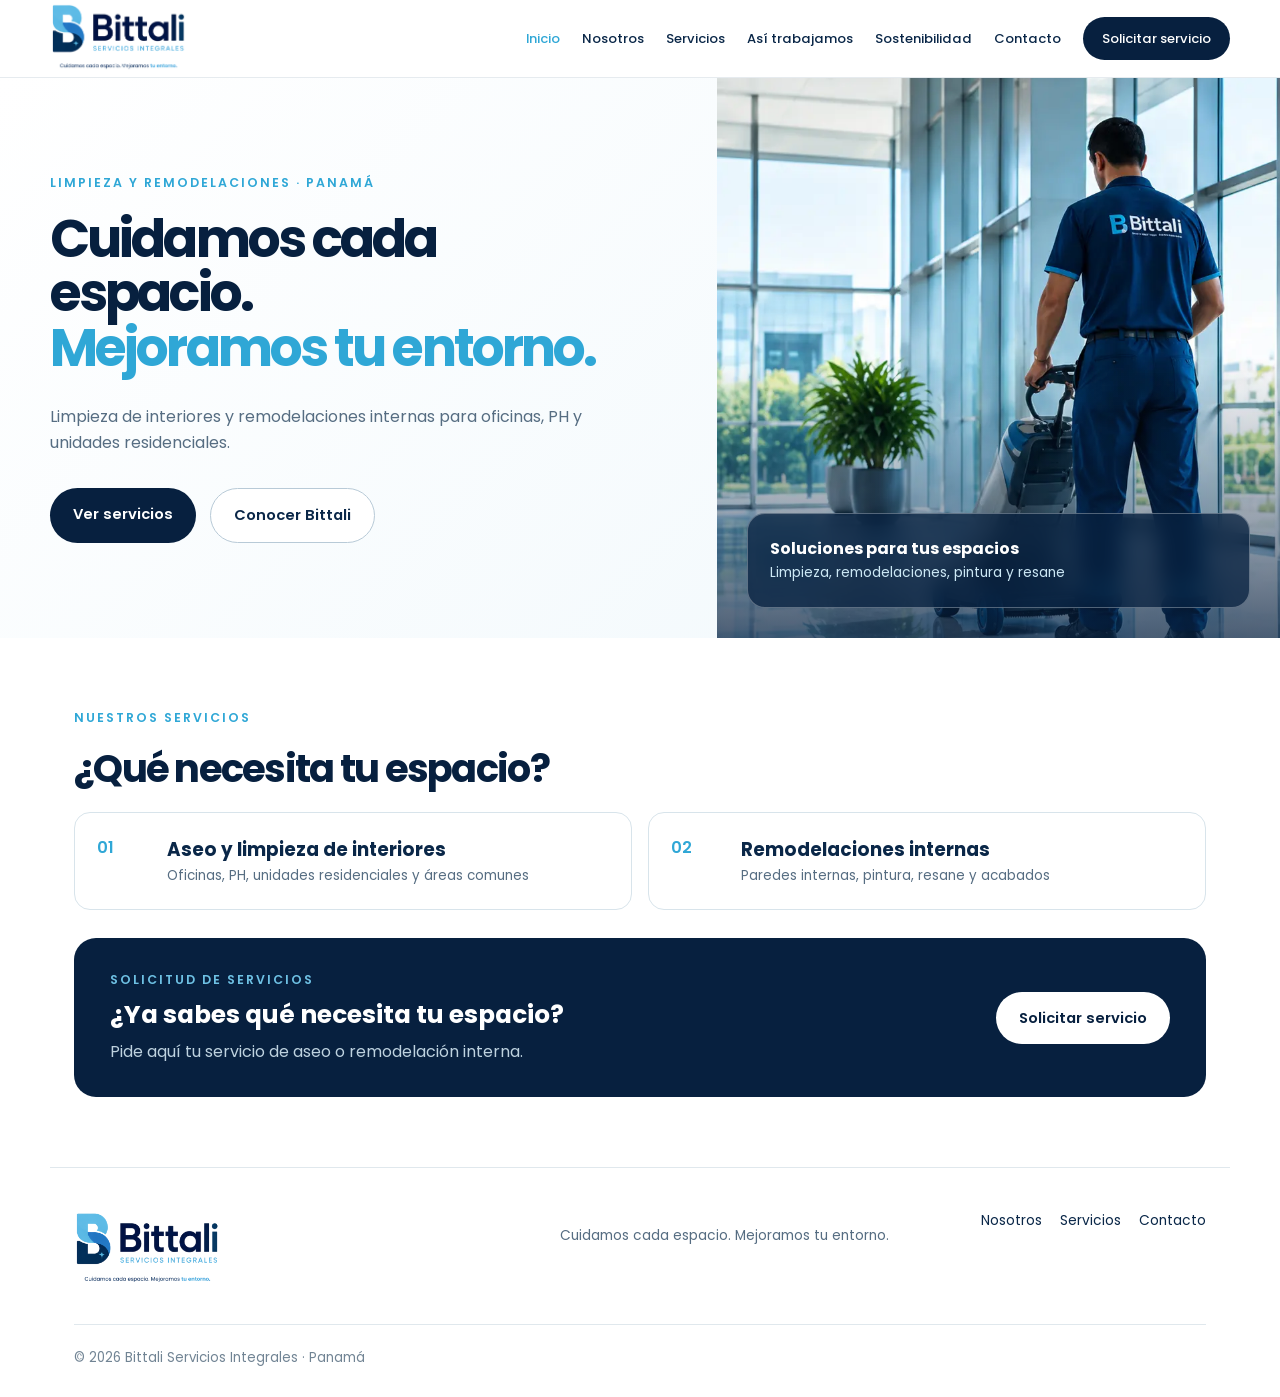
<file: index.html>
<!doctype html><html lang="es"><head><base href="/"><meta charset="utf-8"><meta name="viewport" content="width=device-width,initial-scale=1"><title>Bittali | Limpieza y remodelaciones en Panamá</title><meta name="description" content="Limpieza de interiores y remodelaciones internas para oficinas, PH y unidades residenciales en Panamá."><link rel="icon" href="favicon.svg"><link rel="preconnect" href="https://fonts.googleapis.com"><link rel="preconnect" href="https://fonts.gstatic.com" crossorigin><link href="https://fonts.googleapis.com/css2?family=Poppins:wght@400;500;600;700&display=swap" rel="stylesheet"><link rel="stylesheet" href="styles.css"></head><body>
<header class="site-header"><a class="brand" href="/"><img src="bitalli-logo-clean.png" alt="Bittali Servicios Integrales"></a><button class="menu-button" aria-expanded="false" aria-controls="main-nav" aria-label="Abrir menú"><span></span><span></span><span></span></button><nav id="main-nav" class="main-nav"><a class="active" href="/">Inicio</a><a href="/nosotros/">Nosotros</a><a href="/servicios/">Servicios</a><a href="/operamos/">Así trabajamos</a><a href="/sostenibilidad/">Sostenibilidad</a><a href="/solicitar-servicio/">Solicitar servicio</a><a class="nav-cta" href="/contacto/">Contacto</a></nav></header>
<main><section class="hero"><div class="hero-copy"><p class="eyebrow">Limpieza y remodelaciones · Panamá</p><h1>Cuidamos cada espacio.<br><span>Mejoramos tu entorno.</span></h1><p class="lead">Limpieza de interiores y remodelaciones internas para oficinas, PH y unidades residenciales.</p><div class="actions"><a class="button primary" href="/servicios/">Ver servicios</a><a class="button secondary" href="/nosotros/">Conocer Bittali</a></div></div><div class="hero-image"><img src="hero-operations-hd.webp" alt="Personal de Bittali realizando limpieza profesional"><div class="image-note"><strong>Soluciones para tus espacios</strong><span>Limpieza, remodelaciones, pintura y resane</span></div></div></section>
<section class="home-selector"><div><p class="eyebrow">Nuestros servicios</p><h2>¿Qué necesita tu espacio?</h2></div><div class="selector-grid"><a href="/servicio-aseo/"><span>01</span><strong>Aseo y limpieza de interiores</strong><small>Oficinas, PH, unidades residenciales y áreas comunes</small></a><a href="/servicio-mantenimiento/"><span>02</span><strong>Remodelaciones internas</strong><small>Paredes internas, pintura, resane y acabados</small></a></div></section></main>
<footer><a class="footer-logo" href="/"><img src="bitalli-logo-clean.png" alt="Bittali"></a><p>Cuidamos cada espacio. Mejoramos tu entorno.</p><div><a href="/nosotros/">Nosotros</a><a href="/servicios/">Servicios</a><a href="/contacto/">Contacto</a></div><small>© 2026 Bittali Servicios Integrales · Panamá</small></footer><script src="site.js"></script></body></html>
</file>
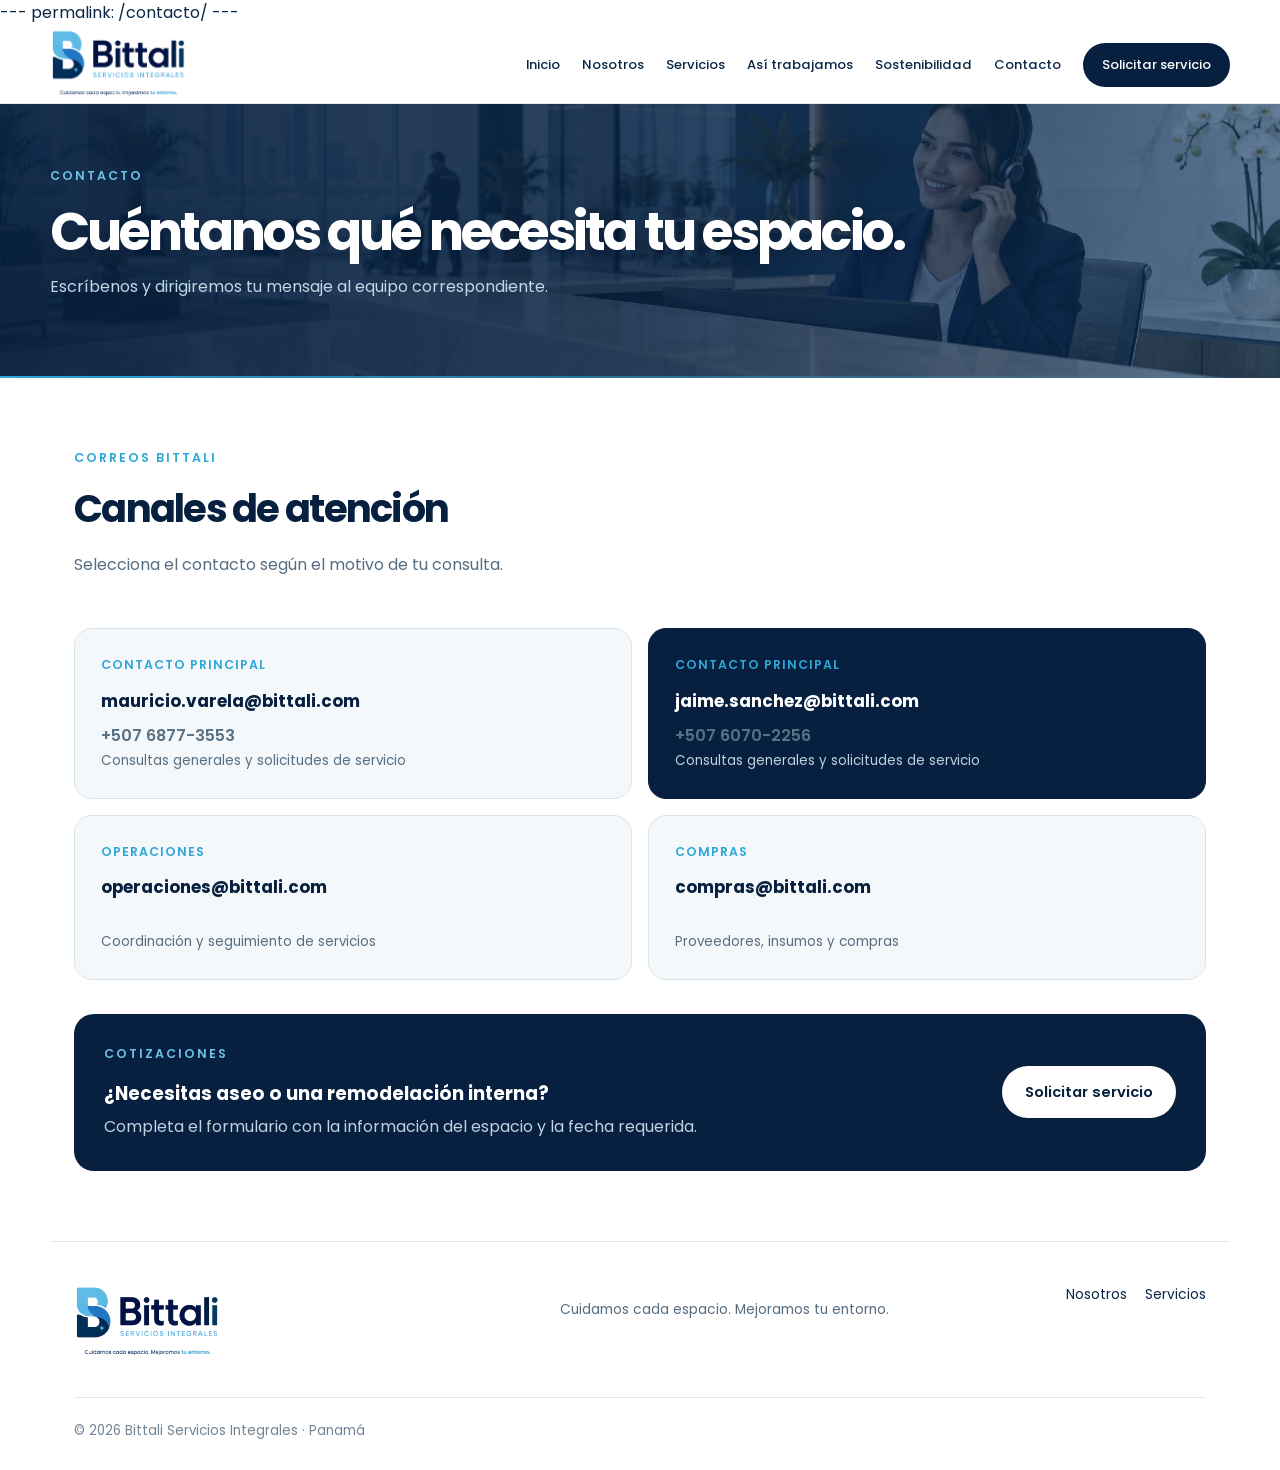
<file: contacto.html>
---
permalink: /contacto/
---

<!doctype html>
<html lang="es">
<head><base href="/">
  <meta charset="utf-8">
  <meta name="viewport" content="width=device-width,initial-scale=1">
  <title>Contacto | Bittali</title>
  <link rel="icon" href="favicon.svg">
  <link href="https://fonts.googleapis.com/css2?family=Poppins:wght@400;500;600;700&display=swap" rel="stylesheet">
  <link rel="stylesheet" href="styles.css">
</head>
<body>
  <header class="site-header">
    <a class="brand" href="/"><img src="bitalli-logo-clean.png" alt="Bittali Servicios Integrales"></a>
    <button class="menu-button" aria-expanded="false" aria-controls="main-nav" aria-label="Abrir menú"><span></span><span></span><span></span></button>
    <nav id="main-nav" class="main-nav"><a href="/">Inicio</a><a href="/nosotros/">Nosotros</a><a href="/servicios/">Servicios</a><a href="/operamos/">Así trabajamos</a><a href="/sostenibilidad/">Sostenibilidad</a><a href="/solicitar-servicio/">Solicitar servicio</a><a class="nav-cta" href="/contacto/">Contacto</a></nav>
  </header>
  <main>
    <section class="page-hero has-photo photo-contacto"><p class="eyebrow">Contacto</p><h1>Cuéntanos qué necesita tu espacio.</h1><p class="lead">Escríbenos y dirigiremos tu mensaje al equipo correspondiente.</p></section>
    <section class="page-section contact-section">
      <div class="contact-heading"><p class="eyebrow">Correos Bittali</p><h2>Canales de atención</h2><p class="lead">Selecciona el contacto según el motivo de tu consulta.</p></div>
      <div class="contact-email-grid">
        <a class="email-card primary-email" href="mailto:mauricio.varela@bittali.com"><span>Contacto principal</span><strong>mauricio.varela@bittali.com</strong><b class="contact-phone">+507 6877-3553</b><small>Consultas generales y solicitudes de servicio</small></a>
        <a class="email-card primary-email" href="mailto:jaime.sanchez@bittali.com"><span>Contacto principal</span><strong>jaime.sanchez@bittali.com</strong><b class="contact-phone">+507 6070-2256</b><small>Consultas generales y solicitudes de servicio</small></a>
        <a class="email-card" href="mailto:operaciones@bittali.com"><span>Operaciones</span><strong>operaciones@bittali.com</strong><small>Coordinación y seguimiento de servicios</small></a>
        <a class="email-card" href="mailto:compras@bittali.com"><span>Compras</span><strong>compras@bittali.com</strong><small>Proveedores, insumos y compras</small></a>
      </div>
      <div class="contact-request"><div><p class="eyebrow">Cotizaciones</p><h3>¿Necesitas aseo o una remodelación interna?</h3><p>Completa el formulario con la información del espacio y la fecha requerida.</p></div><a class="button primary" href="/solicitar-servicio/">Solicitar servicio</a></div>
    </section>
  </main>
  <footer><a class="footer-logo" href="/"><img src="bitalli-logo-clean.png" alt="Bittali"></a><p>Cuidamos cada espacio. Mejoramos tu entorno.</p><div><a href="/nosotros/">Nosotros</a><a href="/servicios/">Servicios</a></div><small>© 2026 Bittali Servicios Integrales · Panamá</small></footer>
  <script src="site.js"></script>
</body>
</html>
</file>
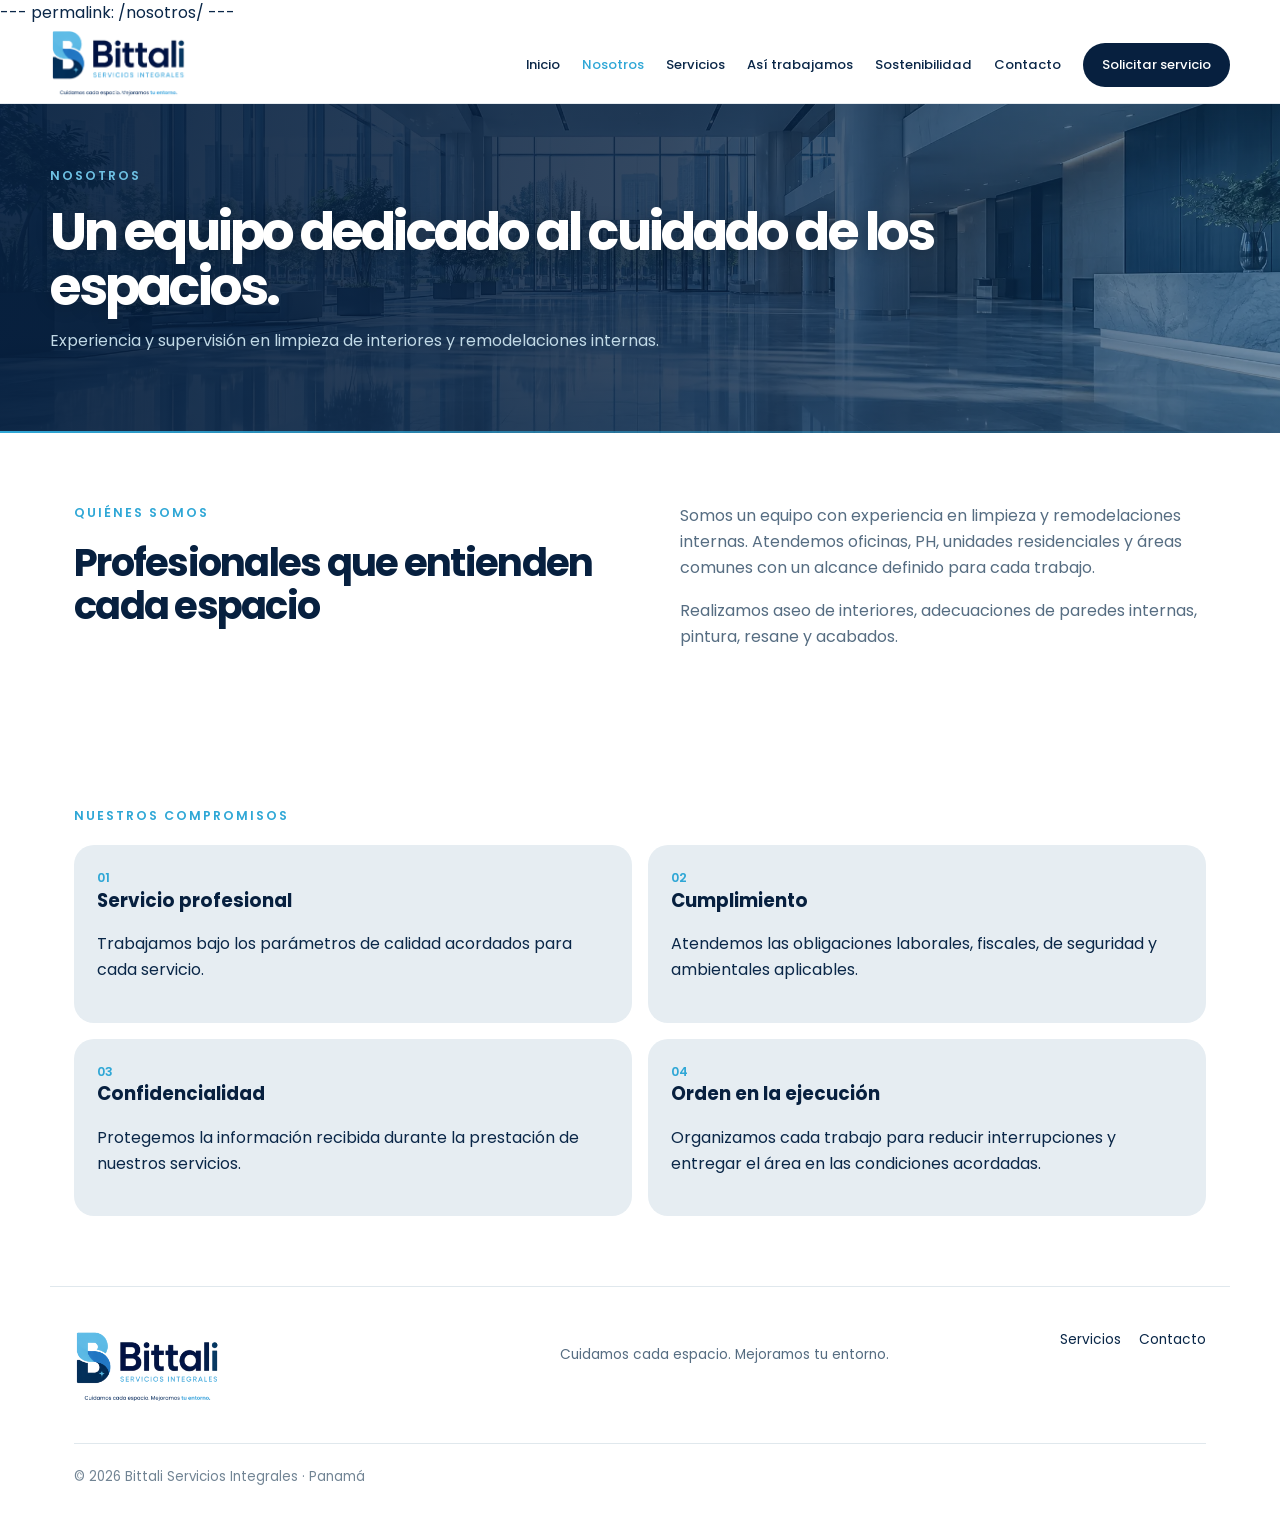
<file: nosotros.html>
---
permalink: /nosotros/
---

<!doctype html><html lang="es"><head><base href="/"><meta charset="utf-8"><meta name="viewport" content="width=device-width,initial-scale=1"><title>Nosotros | Bittali</title><link rel="icon" href="favicon.svg"><link href="https://fonts.googleapis.com/css2?family=Poppins:wght@400;500;600;700&display=swap" rel="stylesheet"><link rel="stylesheet" href="styles.css"></head><body><header class="site-header"><a class="brand" href="/"><img src="bitalli-logo-clean.png" alt="Bittali Servicios Integrales"></a><button class="menu-button" aria-expanded="false" aria-controls="main-nav" aria-label="Abrir menú"><span></span><span></span><span></span></button><nav id="main-nav" class="main-nav"><a href="/">Inicio</a><a class="active" href="/nosotros/">Nosotros</a><a href="/servicios/">Servicios</a><a href="/operamos/">Así trabajamos</a><a href="/sostenibilidad/">Sostenibilidad</a><a href="/solicitar-servicio/">Solicitar servicio</a><a class="nav-cta" href="/contacto/">Contacto</a></nav></header><main><section class="page-hero has-photo photo-company"><p class="eyebrow">Nosotros</p><h1>Un equipo dedicado al cuidado de los espacios.</h1><p class="lead">Experiencia y supervisión en limpieza de interiores y remodelaciones internas.</p></section><section class="page-section two-column"><div><p class="eyebrow">Quiénes somos</p><h2>Profesionales que entienden cada espacio</h2></div><div class="copy"><p>Somos un equipo con experiencia en limpieza y remodelaciones internas. Atendemos oficinas, PH, unidades residenciales y áreas comunes con un alcance definido para cada trabajo.</p><p>Realizamos aseo de interiores, adecuaciones de paredes internas, pintura, resane y acabados.</p></div></section><section class="page-section"><p class="eyebrow">Nuestros compromisos</p><div class="numbered-list"><article><span>01</span><h3>Servicio profesional</h3><p>Trabajamos bajo los parámetros de calidad acordados para cada servicio.</p></article><article><span>02</span><h3>Cumplimiento</h3><p>Atendemos las obligaciones laborales, fiscales, de seguridad y ambientales aplicables.</p></article><article><span>03</span><h3>Confidencialidad</h3><p>Protegemos la información recibida durante la prestación de nuestros servicios.</p></article><article><span>04</span><h3>Orden en la ejecución</h3><p>Organizamos cada trabajo para reducir interrupciones y entregar el área en las condiciones acordadas.</p></article></div></section></main><footer><a class="footer-logo" href="/"><img src="bitalli-logo-clean.png" alt="Bittali"></a><p>Cuidamos cada espacio. Mejoramos tu entorno.</p><div><a href="/servicios/">Servicios</a><a href="/contacto/">Contacto</a></div><small>© 2026 Bittali Servicios Integrales · Panamá</small></footer><script src="site.js"></script></body></html>
</file>
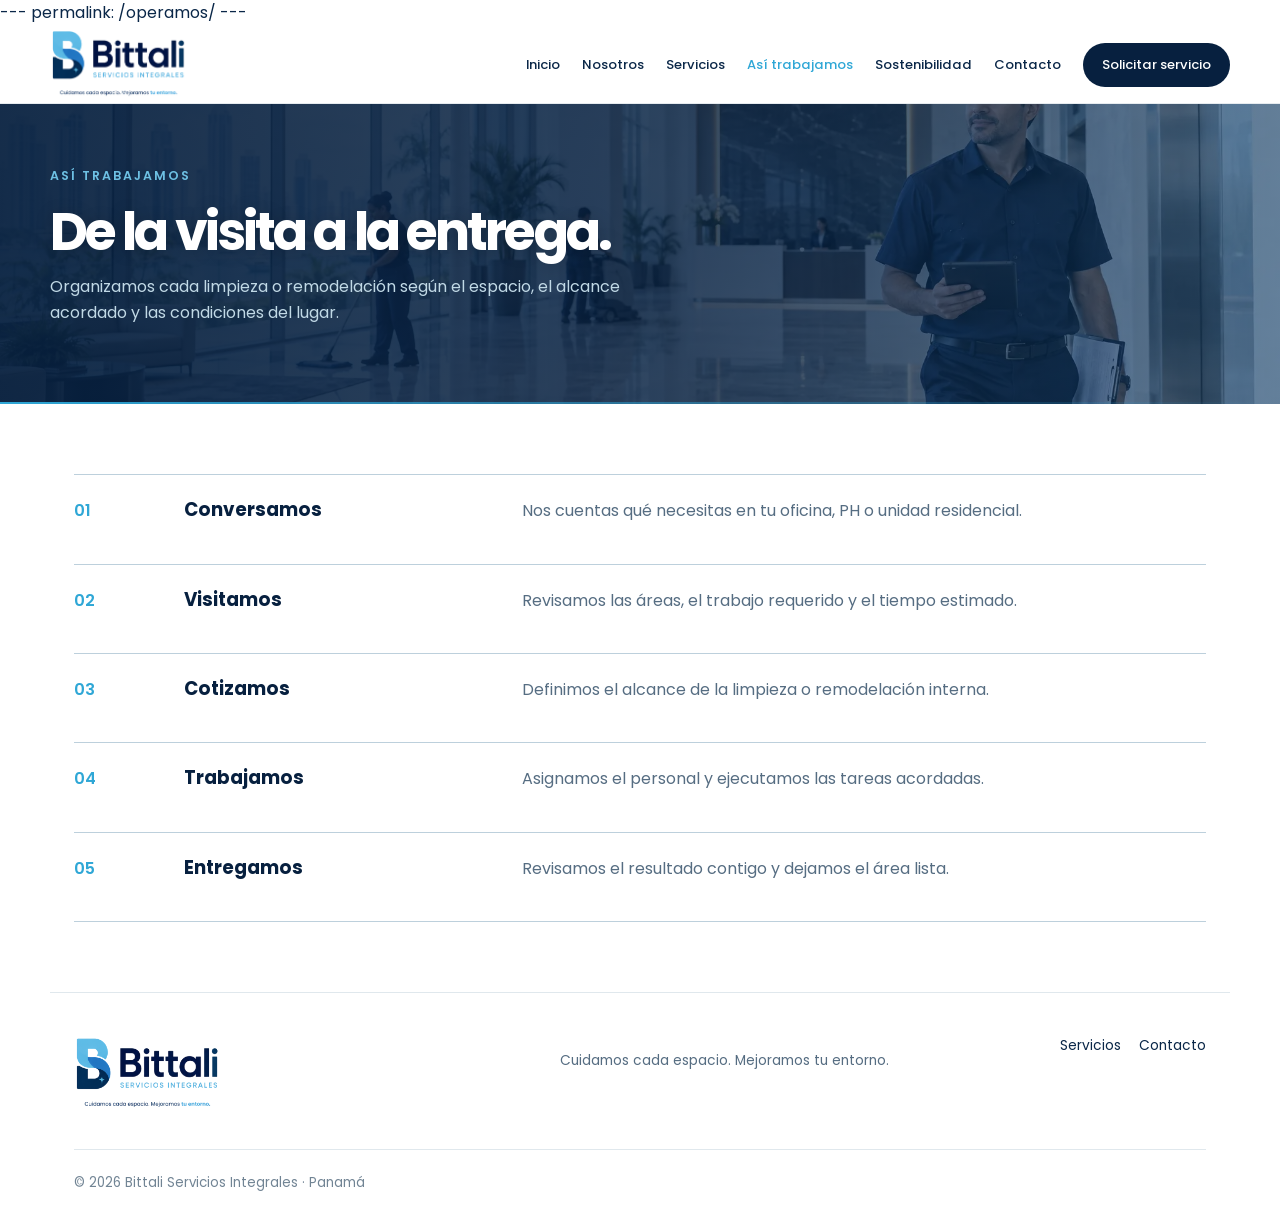
<file: operamos.html>
---
permalink: /operamos/
---

<!doctype html><html lang="es"><head><base href="/"><meta charset="utf-8"><meta name="viewport" content="width=device-width,initial-scale=1"><title>Así trabajamos | Bittali</title><link rel="icon" href="favicon.svg"><link href="https://fonts.googleapis.com/css2?family=Poppins:wght@400;500;600;700&display=swap" rel="stylesheet"><link rel="stylesheet" href="styles.css"></head><body><header class="site-header"><a class="brand" href="/"><img src="bitalli-logo-clean.png" alt="Bittali Servicios Integrales"></a><button class="menu-button" aria-expanded="false" aria-controls="main-nav" aria-label="Abrir menú"><span></span><span></span><span></span></button><nav id="main-nav" class="main-nav"><a href="/">Inicio</a><a href="/nosotros/">Nosotros</a><a href="/servicios/">Servicios</a><a class="active" href="/operamos/">Así trabajamos</a><a href="/sostenibilidad/">Sostenibilidad</a><a href="/solicitar-servicio/">Solicitar servicio</a><a class="nav-cta" href="/contacto/">Contacto</a></nav></header><main><section class="page-hero has-photo photo-operamos"><p class="eyebrow">Así trabajamos</p><h1>De la visita a la entrega.</h1><p class="lead">Organizamos cada limpieza o remodelación según el espacio, el alcance acordado y las condiciones del lugar.</p></section><section class="page-section"><div class="process-list"><article><span>01</span><h3>Conversamos</h3><p>Nos cuentas qué necesitas en tu oficina, PH o unidad residencial.</p></article><article><span>02</span><h3>Visitamos</h3><p>Revisamos las áreas, el trabajo requerido y el tiempo estimado.</p></article><article><span>03</span><h3>Cotizamos</h3><p>Definimos el alcance de la limpieza o remodelación interna.</p></article><article><span>04</span><h3>Trabajamos</h3><p>Asignamos el personal y ejecutamos las tareas acordadas.</p></article><article><span>05</span><h3>Entregamos</h3><p>Revisamos el resultado contigo y dejamos el área lista.</p></article></div></section></main><footer><a class="footer-logo" href="/"><img src="bitalli-logo-clean.png" alt="Bittali"></a><p>Cuidamos cada espacio. Mejoramos tu entorno.</p><div><a href="/servicios/">Servicios</a><a href="/contacto/">Contacto</a></div><small>© 2026 Bittali Servicios Integrales · Panamá</small></footer><script src="site.js"></script></body></html>
</file>
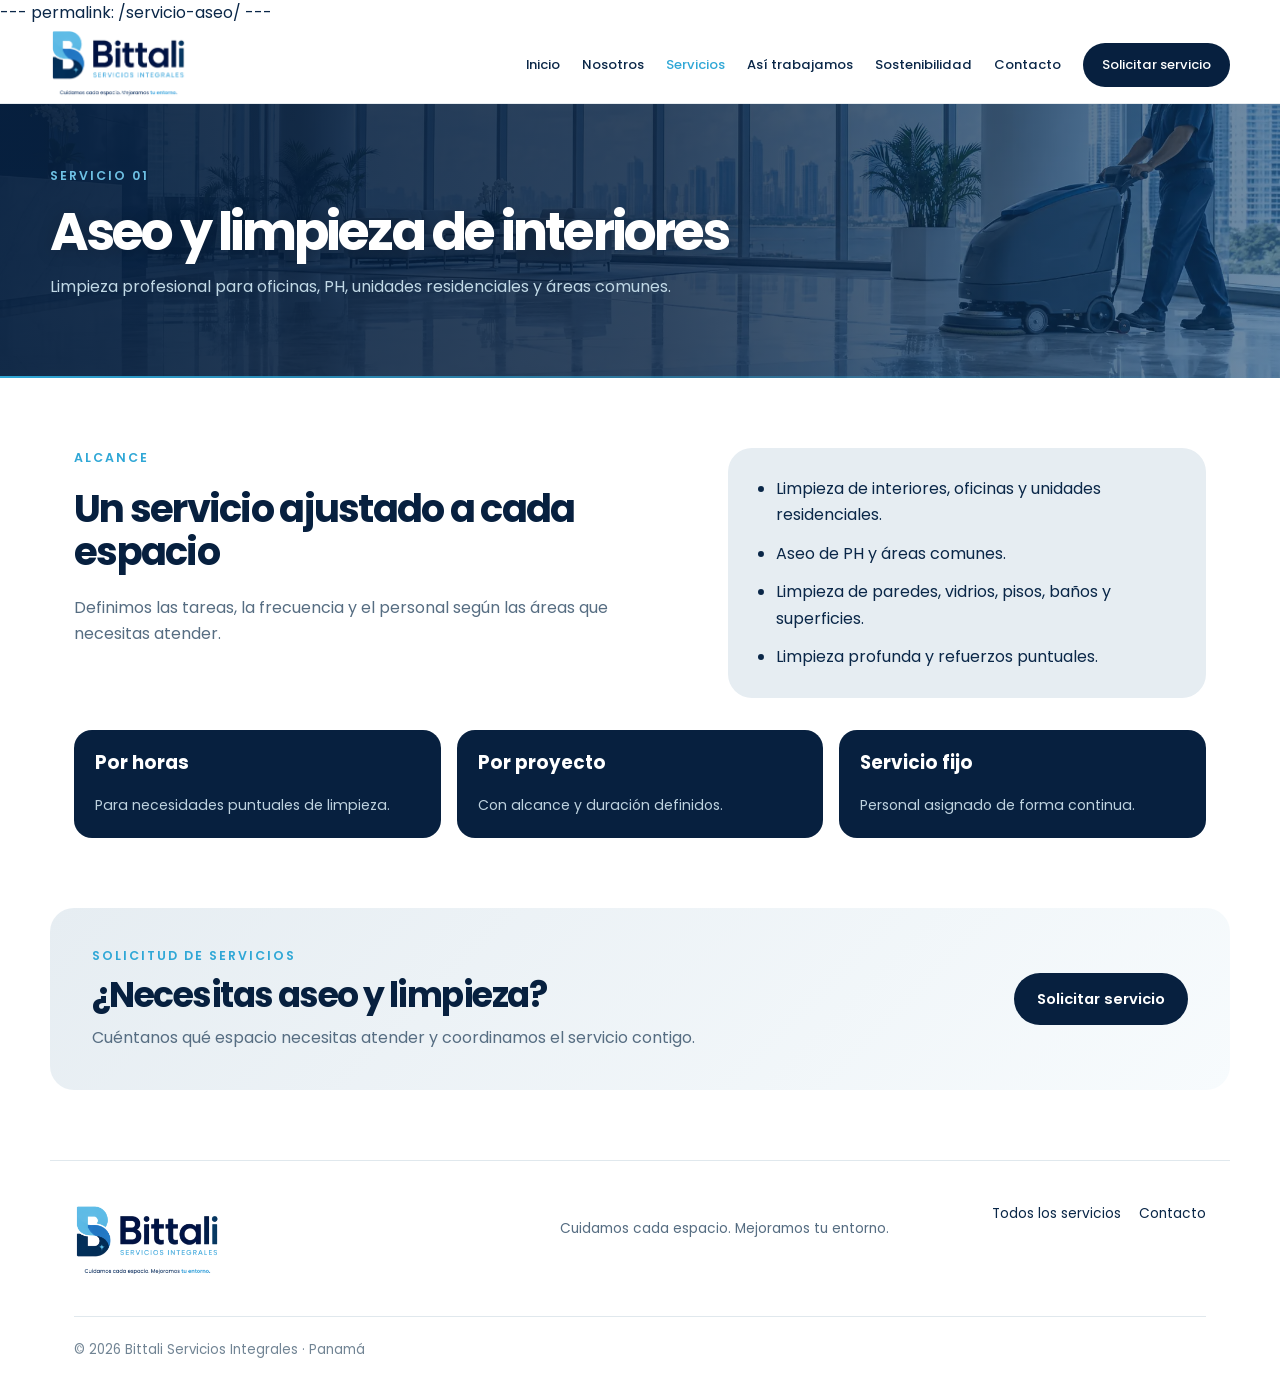
<file: servicio-aseo.html>
---
permalink: /servicio-aseo/
---

<!doctype html><html lang="es"><head><base href="/"><meta charset="utf-8"><meta name="viewport" content="width=device-width,initial-scale=1"><title>Aseo y limpieza de interiores | Bittali</title><link rel="icon" href="favicon.svg"><link href="https://fonts.googleapis.com/css2?family=Poppins:wght@400;500;600;700&display=swap" rel="stylesheet"><link rel="stylesheet" href="styles.css"></head><body><header class="site-header"><a class="brand" href="/"><img src="bitalli-logo-clean.png" alt="Bittali Servicios Integrales"></a><button class="menu-button" aria-expanded="false" aria-controls="main-nav" aria-label="Abrir menú"><span></span><span></span><span></span></button><nav id="main-nav" class="main-nav"><a href="/">Inicio</a><a href="/nosotros/">Nosotros</a><a class="active" href="/servicios/">Servicios</a><a href="/operamos/">Así trabajamos</a><a href="/sostenibilidad/">Sostenibilidad</a><a href="/solicitar-servicio/">Solicitar servicio</a><a class="nav-cta" href="/contacto/">Contacto</a></nav></header><main><section class="page-hero has-photo photo-aseo"><p class="eyebrow">Servicio 01</p><h1>Aseo y limpieza de interiores</h1><p class="lead">Limpieza profesional para oficinas, PH, unidades residenciales y áreas comunes.</p></section><section class="page-section"><div class="detail-grid"><div><p class="eyebrow">Alcance</p><h2>Un servicio ajustado a cada espacio</h2><p class="lead">Definimos las tareas, la frecuencia y el personal según las áreas que necesitas atender.</p></div><div class="detail-list"><ul><li>Limpieza de interiores, oficinas y unidades residenciales.</li><li>Aseo de PH y áreas comunes.</li><li>Limpieza de paredes, vidrios, pisos, baños y superficies.</li><li>Limpieza profunda y refuerzos puntuales.</li></ul></div></div><div class="mode-grid"><article><h3>Por horas</h3><p>Para necesidades puntuales de limpieza.</p></article><article><h3>Por proyecto</h3><p>Con alcance y duración definidos.</p></article><article><h3>Servicio fijo</h3><p>Personal asignado de forma continua.</p></article></div></section><section class="service-request-cta"><div><p class="eyebrow">Solicitud de servicios</p><h2>¿Necesitas aseo y limpieza?</h2><p>Cuéntanos qué espacio necesitas atender y coordinamos el servicio contigo.</p></div><a class="button primary" href="/solicitar-servicio/">Solicitar servicio</a></section></main><footer><a class="footer-logo" href="/"><img src="bitalli-logo-clean.png" alt="Bittali"></a><p>Cuidamos cada espacio. Mejoramos tu entorno.</p><div><a href="/servicios/">Todos los servicios</a><a href="/contacto/">Contacto</a></div><small>© 2026 Bittali Servicios Integrales · Panamá</small></footer><script src="site.js"></script></body></html>
</file>
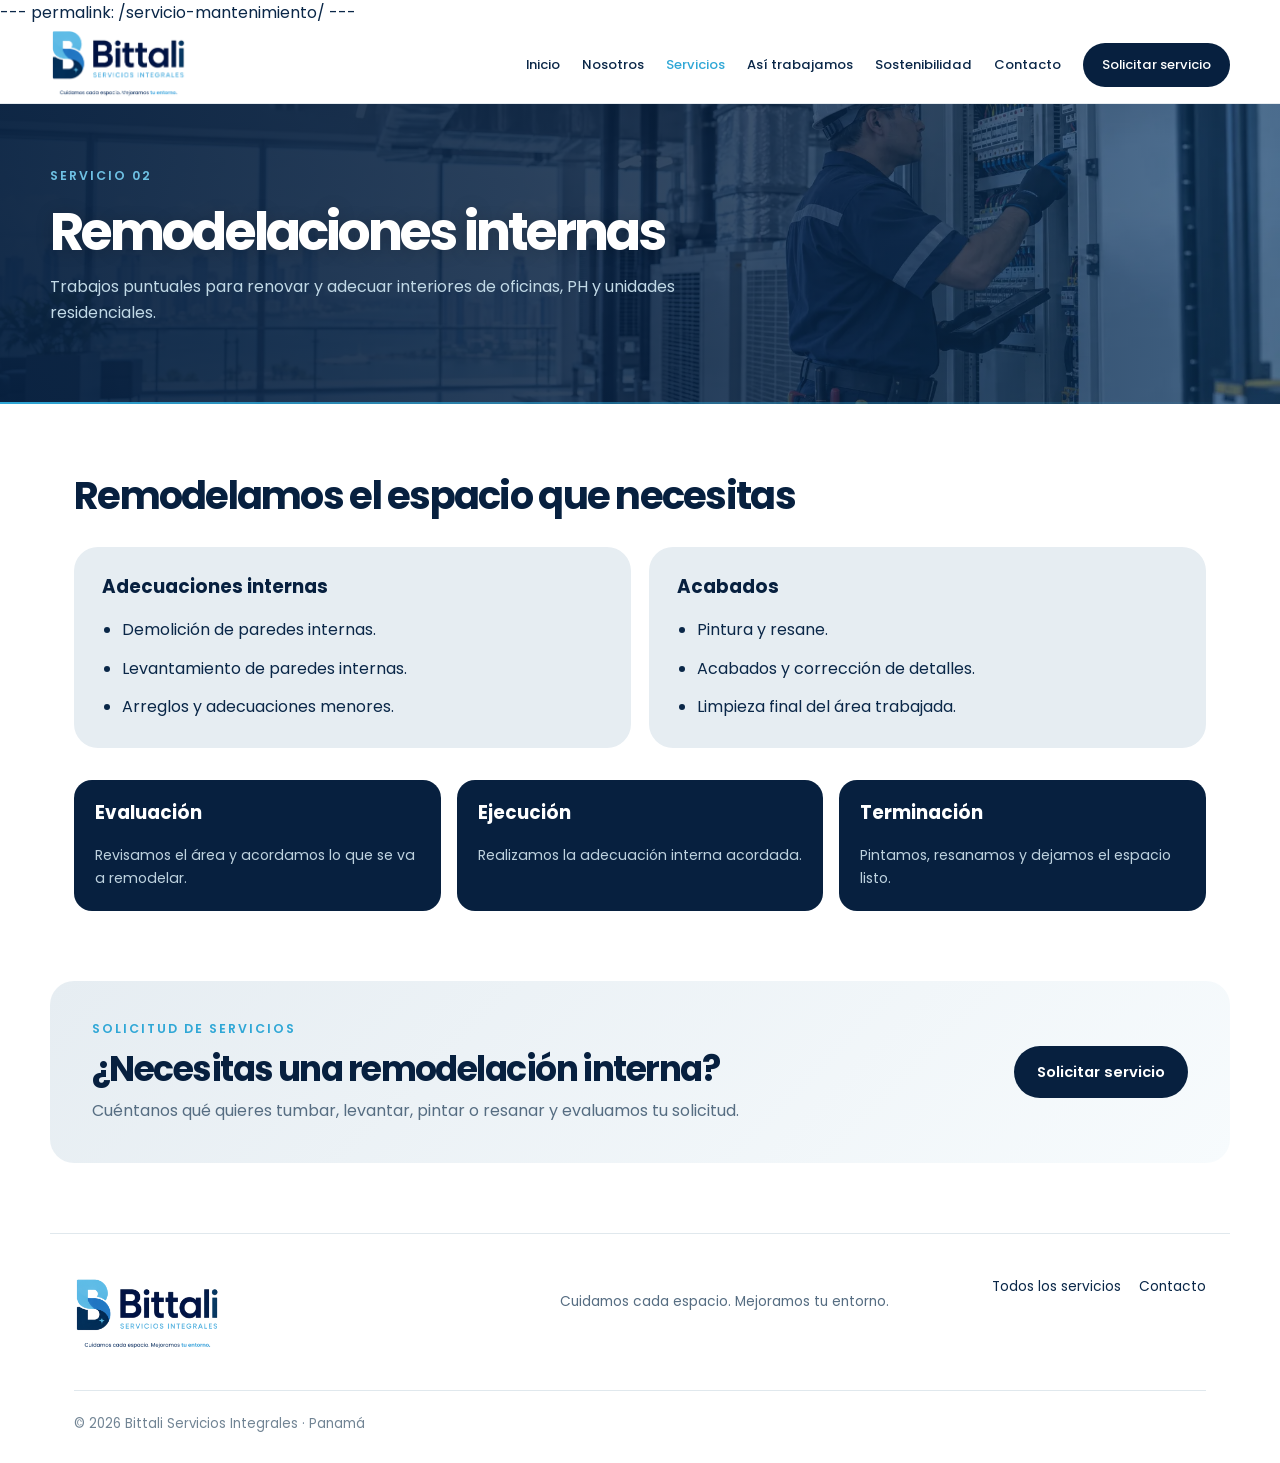
<file: servicio-mantenimiento.html>
---
permalink: /servicio-mantenimiento/
---

<!doctype html>
<html lang="es">
<head><base href="/">
<meta charset="utf-8">
<meta name="viewport" content="width=device-width,initial-scale=1">
<title>Remodelaciones internas | Bittali</title>
<link rel="icon" href="favicon.svg">
<link href="https://fonts.googleapis.com/css2?family=Poppins:wght@400;500;600;700&display=swap" rel="stylesheet">
<link rel="stylesheet" href="styles.css">
</head>
<body>
<header class="site-header">
<a class="brand" href="/">
<img src="bitalli-logo-clean.png" alt="Bittali Servicios Integrales">
</a>
<button class="menu-button" aria-expanded="false" aria-controls="main-nav" aria-label="Abrir menú">
<span>
</span>
<span>
</span>
<span>
</span>
</button>
<nav id="main-nav" class="main-nav">
<a href="/">Inicio</a>
<a href="/nosotros/">Nosotros</a>
<a class="active" href="/servicios/">Servicios</a>
<a href="/operamos/">Así trabajamos</a>
<a href="/sostenibilidad/">Sostenibilidad</a>
<a href="/solicitar-servicio/">Solicitar servicio</a><a class="nav-cta" href="/contacto/">Contacto</a>
</nav>
</header>
<main>
<section class="page-hero has-photo photo-mantenimiento">
<p class="eyebrow">Servicio 02</p>
<h1>Remodelaciones internas</h1>
<p class="lead">Trabajos puntuales para renovar y adecuar interiores de oficinas, PH y unidades residenciales.</p>
</section>
<section class="page-section maintenance-section">
<h2>Remodelamos el espacio que necesitas</h2>
<div class="maintenance-grid">
<article class="detail-list">
<h3>Adecuaciones internas</h3>
<ul>
<li>Demolición de paredes internas.</li>
<li>Levantamiento de paredes internas.</li>
<li>Arreglos y adecuaciones menores.</li>
</ul>
</article>
<article class="detail-list">
<h3>Acabados</h3>
<ul>
<li>Pintura y resane.</li>
<li>Acabados y corrección de detalles.</li>
<li>Limpieza final del área trabajada.</li>
</ul>
</article>
</div>
<div class="mode-grid">
<article>
<h3>Evaluación</h3>
<p>Revisamos el área y acordamos lo que se va a remodelar.</p>
</article>
<article>
<h3>Ejecución</h3>
<p>Realizamos la adecuación interna acordada.</p>
</article>
<article>
<h3>Terminación</h3>
<p>Pintamos, resanamos y dejamos el espacio listo.</p>
</article>
</div>
</section>
<section class="service-request-cta">
<div>
<p class="eyebrow">Solicitud de servicios</p>
<h2>¿Necesitas una remodelación interna?</h2>
<p>Cuéntanos qué quieres tumbar, levantar, pintar o resanar y evaluamos tu solicitud.</p>
</div>
<a class="button primary" href="/solicitar-servicio/">Solicitar servicio</a>
</section>
</main>
<footer>
<a class="footer-logo" href="/">
<img src="bitalli-logo-clean.png" alt="Bittali">
</a>
<p>Cuidamos cada espacio. Mejoramos tu entorno.</p>
<div>
<a href="/servicios/">Todos los servicios</a>
<a href="/contacto/">Contacto</a>
</div>
<small>© 2026 Bittali Servicios Integrales · Panamá</small>
</footer>
<script src="site.js">
</script>
</body>
</html>
</file>
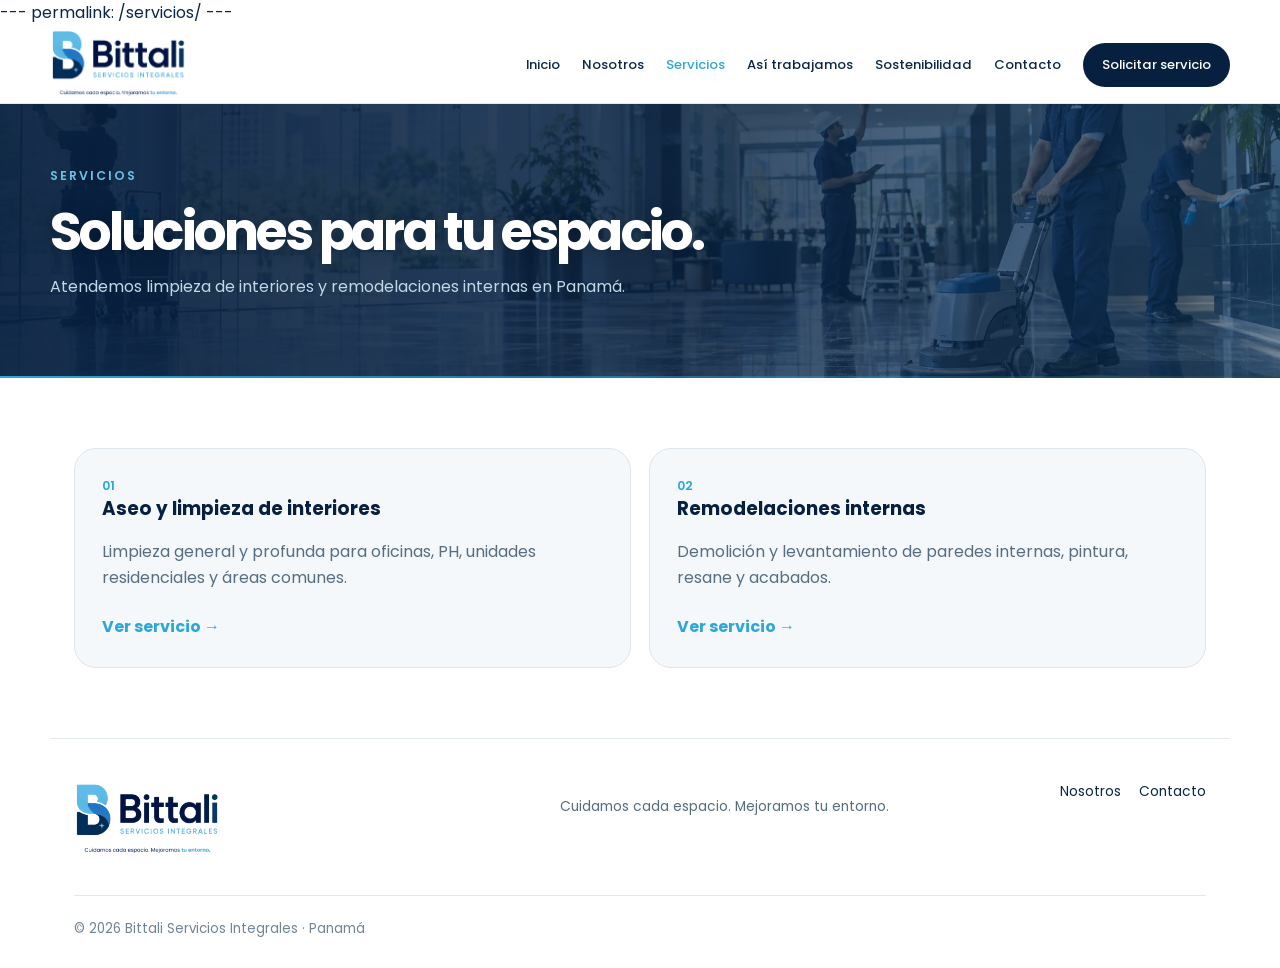
<file: servicios.html>
---
permalink: /servicios/
---

<!doctype html><html lang="es"><head><base href="/"><meta charset="utf-8"><meta name="viewport" content="width=device-width,initial-scale=1"><title>Servicios | Bittali</title><link rel="icon" href="favicon.svg"><link href="https://fonts.googleapis.com/css2?family=Poppins:wght@400;500;600;700&display=swap" rel="stylesheet"><link rel="stylesheet" href="styles.css"></head><body><header class="site-header"><a class="brand" href="/"><img src="bitalli-logo-clean.png" alt="Bittali Servicios Integrales"></a><button class="menu-button" aria-expanded="false" aria-controls="main-nav" aria-label="Abrir menú"><span></span><span></span><span></span></button><nav id="main-nav" class="main-nav"><a href="/">Inicio</a><a href="/nosotros/">Nosotros</a><a class="active" href="/servicios/">Servicios</a><a href="/operamos/">Así trabajamos</a><a href="/sostenibilidad/">Sostenibilidad</a><a href="/solicitar-servicio/">Solicitar servicio</a><a class="nav-cta" href="/contacto/">Contacto</a></nav></header><main><section class="page-hero has-photo photo-services"><p class="eyebrow">Servicios</p><h1>Soluciones para tu espacio.</h1><p class="lead">Atendemos limpieza de interiores y remodelaciones internas en Panamá.</p></section><section class="page-section"><div class="service-chooser"><a class="service-option" href="/servicio-aseo/"><span>01</span><h3>Aseo y limpieza de interiores</h3><p>Limpieza general y profunda para oficinas, PH, unidades residenciales y áreas comunes.</p><b>Ver servicio →</b></a><a class="service-option" href="/servicio-mantenimiento/"><span>02</span><h3>Remodelaciones internas</h3><p>Demolición y levantamiento de paredes internas, pintura, resane y acabados.</p><b>Ver servicio →</b></a></div></section></main><footer><a class="footer-logo" href="/"><img src="bitalli-logo-clean.png" alt="Bittali"></a><p>Cuidamos cada espacio. Mejoramos tu entorno.</p><div><a href="/nosotros/">Nosotros</a><a href="/contacto/">Contacto</a></div><small>© 2026 Bittali Servicios Integrales · Panamá</small></footer><script src="site.js"></script></body></html>
</file>
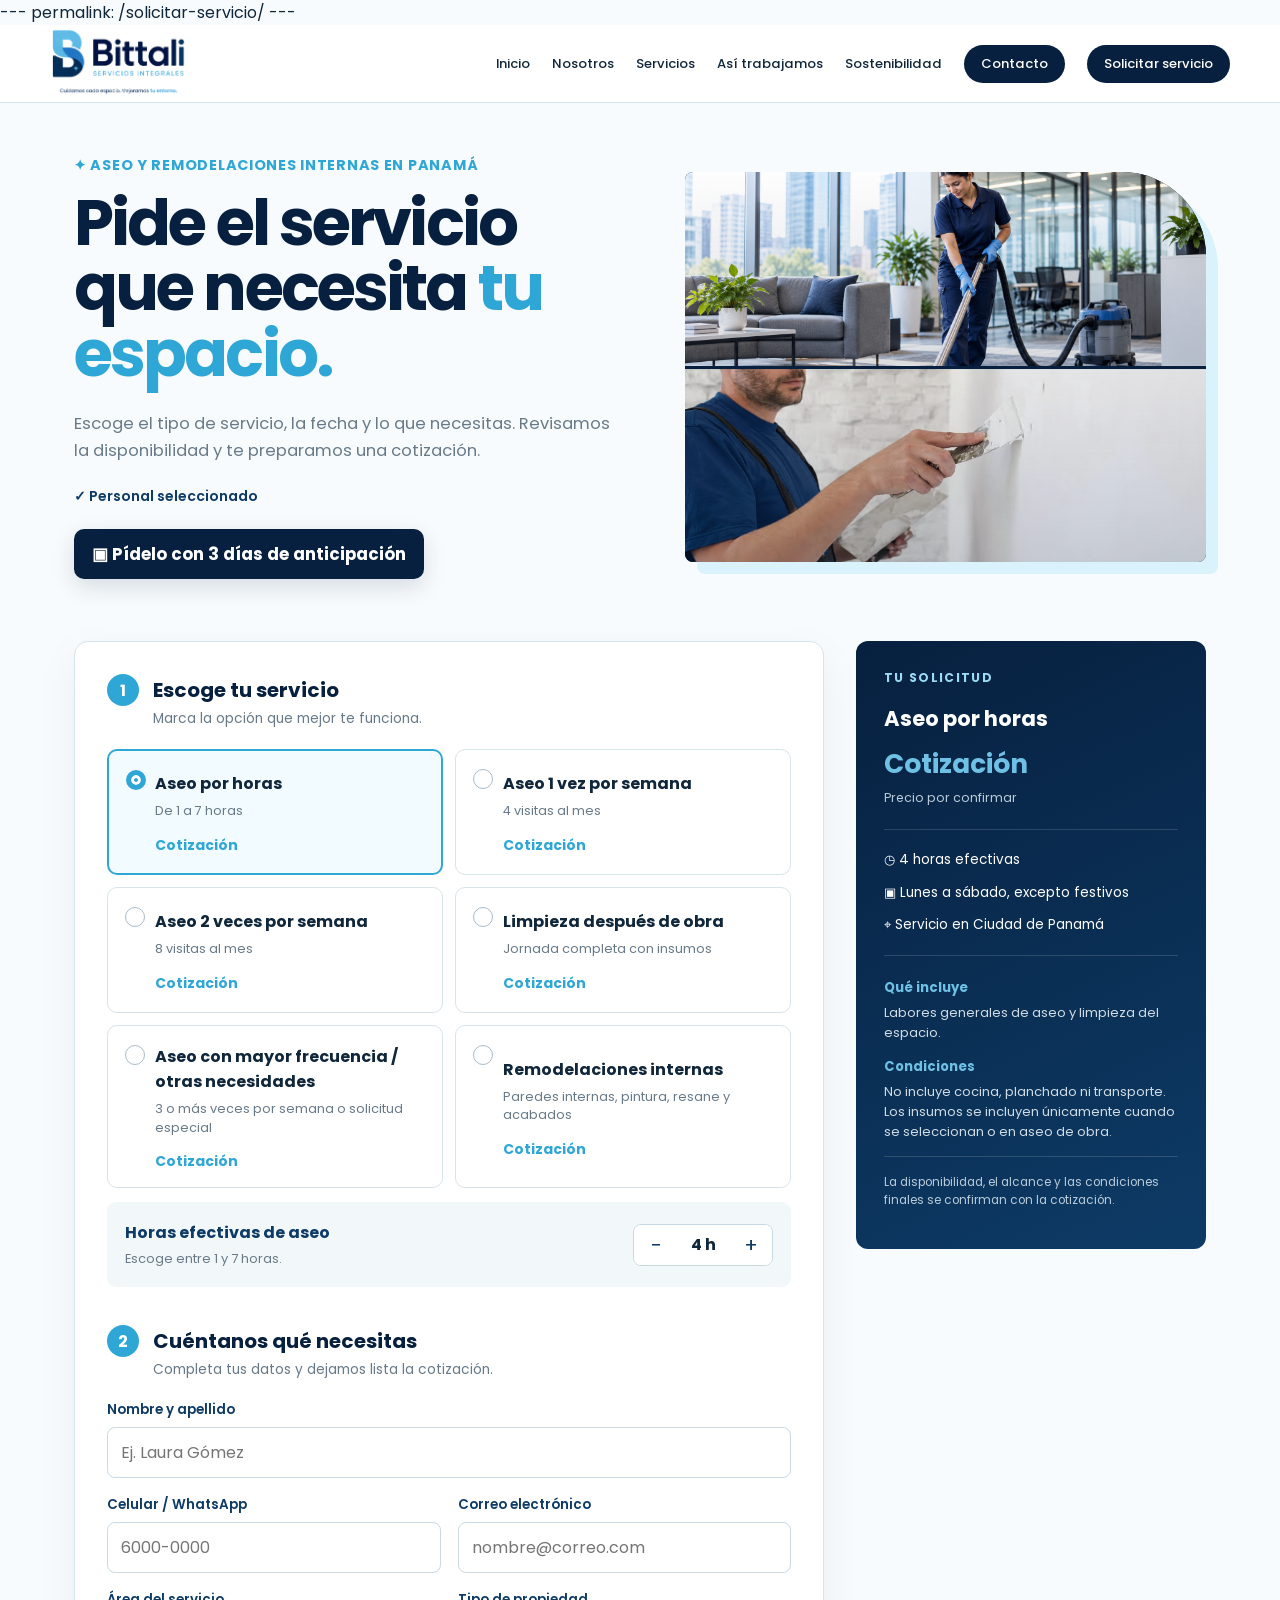
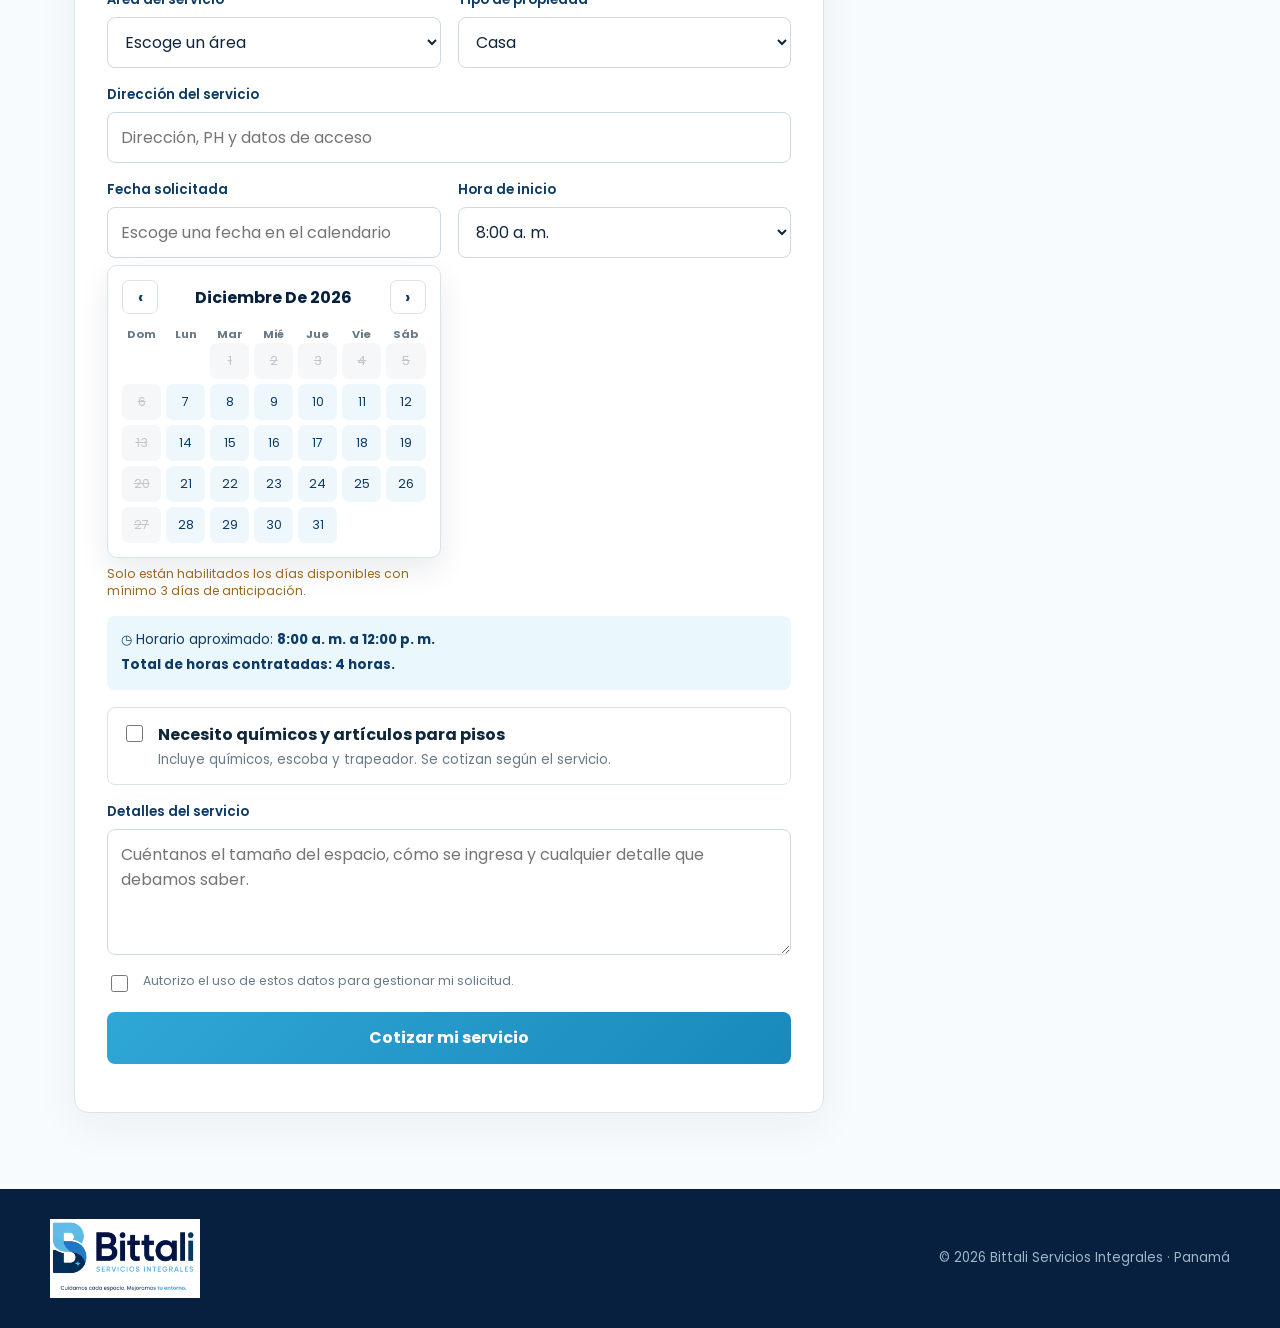
<file: solicitar-servicio.html>
---
permalink: /solicitar-servicio/
---

<!doctype html>
<html lang="es">
<head><base href="/">
  <meta charset="utf-8">
  <meta name="viewport" content="width=device-width,initial-scale=1">
  <meta name="description" content="Solicita servicios de aseo y remodelaciones internas con Bittali en Panamá.">
  <title>Solicita tu servicio | Bittali</title>
  <link rel="preconnect" href="https://fonts.googleapis.com">
  <link rel="preconnect" href="https://fonts.gstatic.com" crossorigin>
  <link href="https://fonts.googleapis.com/css2?family=Poppins:wght@400;500;600;700&display=swap" rel="stylesheet">
  <link rel="icon" href="favicon.svg">
  <style>
    :root{--sky:#6ec1e4;--cyan:#2fa7d6;--navy:#0d3b66;--deep:#07203f;--mist:#e6edf2;--paper:#f8fbfd;--ink:#10263b;--muted:#687a89;--line:#d8e4ec;--white:#fff}*{box-sizing:border-box}html{scroll-behavior:smooth}body{margin:0;background:var(--paper);color:var(--ink);font:16px Poppins,Arial,sans-serif}button,input,select,textarea{font:inherit}button,select{cursor:pointer}.site-header{height:88px;display:flex;align-items:center;justify-content:space-between;padding:0 max(24px,calc((100vw - 1180px)/2));border-bottom:1px solid var(--line);background:#fffffff0;position:sticky;top:0;z-index:20;backdrop-filter:blur(14px)}.brand{display:flex;align-items:center;gap:12px;text-decoration:none}.brand-mark{width:44px;height:44px;border-radius:11px;background:var(--deep);display:grid;place-items:center;color:var(--sky);font-size:1.65rem;font-weight:800;letter-spacing:-.12em;padding-right:.12em}.brand-copy strong,.brand-copy span{display:block}.brand-copy strong{color:var(--deep);font-size:1.35rem;line-height:1}.brand-copy span{color:var(--cyan);font-size:.59rem;letter-spacing:.19em;margin-top:5px}.header-note{color:var(--navy);font-size:.84rem;font-weight:600}.intro{max-width:1180px;margin:auto;padding:52px 24px 44px;display:grid;grid-template-columns:1.03fr .97fr;align-items:center;gap:58px}.eyebrow{margin:0 0 14px;color:var(--cyan);font-weight:700;font-size:.9rem;letter-spacing:.05em;text-transform:uppercase}.intro h1{max-width:650px;margin:0;color:var(--deep);font-size:clamp(2.4rem,5vw,4.3rem);line-height:1.02;letter-spacing:-.045em}.intro h1 span{color:var(--cyan)}.intro-copy{max-width:620px;margin:24px 0 22px;color:var(--muted);font-size:1.03rem;line-height:1.65}.trust-row{display:flex;flex-wrap:wrap;gap:22px}.trust-row span{font-size:.88rem;font-weight:600;color:var(--navy)}.intro-image{min-height:390px;border-radius:8px 84px 8px 8px;background:linear-gradient(0deg,#07203f2e,#07203f00),url('bittali-aseo.jpg') center/cover;box-shadow:24px 24px 0 #d9f2fb}.booking-shell{max-width:1180px;margin:18px auto 76px;padding:0 24px;display:grid;grid-template-columns:minmax(0,1fr) 350px;gap:32px;align-items:start}.form-column{border:1px solid var(--line);border-radius:14px;padding:32px;background:var(--white);box-shadow:0 14px 44px #07203f0d}.section-heading{display:flex;align-items:flex-start;gap:14px;margin-bottom:20px}.section-heading>span{flex:0 0 32px;height:32px;display:grid;place-items:center;border-radius:50%;background:var(--cyan);color:#fff;font-weight:700}.section-heading h2{margin:1px 0 4px;font-size:1.25rem;color:var(--deep)}.section-heading p{margin:0;color:var(--muted);font-size:.86rem}.next-heading{margin-top:38px}.service-grid{display:grid;grid-template-columns:repeat(2,minmax(0,1fr));gap:12px}.service-card{position:relative;min-height:126px;padding:18px 16px 15px 47px;border:1px solid var(--line);border-radius:10px;background:#fff;text-align:left;color:var(--ink);transition:.18s ease}.service-card:hover{border-color:var(--sky);transform:translateY(-1px)}.service-card.selected{border:2px solid var(--cyan);padding:17px 15px 14px 46px;background:#f2fbff}.radio-dot{position:absolute;top:19px;left:17px;width:20px;height:20px;border:1.5px solid #a8bbc8;border-radius:50%}.selected .radio-dot{background:var(--cyan);border:5px solid var(--cyan);box-shadow:inset 0 0 0 3px #fff}.service-card strong,.service-card small,.service-card b{display:block}.service-card small{color:var(--muted);margin-top:6px;font-size:.8rem;line-height:1.45}.service-card b{color:var(--cyan);margin-top:14px;font-size:.87rem}.hours-picker,.weekday-box{margin-top:14px;padding:18px;border-radius:9px;background:#f2f7fa}.hours-picker{display:flex;justify-content:space-between;align-items:center;gap:16px}.hours-picker label{font-weight:700;color:var(--navy)}.hours-picker p,.weekday-box p{margin:4px 0 0;color:var(--muted);font-size:.81rem}.stepper{display:flex;align-items:center;border:1px solid #c9d9e3;border-radius:8px;overflow:hidden;background:#fff}.stepper button{width:42px;height:40px;border:0;background:#fff;color:var(--navy);font-size:1.25rem}.stepper output{min-width:54px;text-align:center;font-weight:700}.weekday-picker{display:grid;grid-template-columns:repeat(6,1fr);gap:7px;margin-top:13px}.weekday-picker button{height:40px;border:1px solid #c9d9e3;border-radius:7px;background:#fff;color:#4d6576;font-size:.8rem;font-weight:600}.weekday-picker button.active{border-color:var(--cyan);background:var(--cyan);color:#fff}.weekday-help{display:block;margin-top:9px;color:#9b651f;font-size:.76rem}.request-form{display:grid;grid-template-columns:1fr 1fr;gap:17px}.field{display:flex;flex-direction:column;gap:7px}.span-2{grid-column:1/-1}.field label{font-size:.84rem;font-weight:600;color:var(--navy)}.field input,.field select,.field textarea{width:100%;border:1px solid #cad9e3;border-radius:8px;background:#fff;padding:12px 13px;color:var(--ink);outline:none}.field input,.field select{min-height:47px}.field input:focus,.field select:focus,.field textarea:focus{border-color:var(--cyan);box-shadow:0 0 0 3px #2fa7d620}.schedule-note{padding:14px;border-radius:8px;background:#eaf7fc;color:var(--navy);font-size:.84rem;line-height:1.55}.schedule-note p{margin:0}.schedule-note .total-hours{display:block;margin-top:4px}.location-note{margin:0;color:#91601c;font-size:.78rem;line-height:1.4}.check-field,.legal{display:flex;gap:12px;align-items:flex-start}.check-field{border:1px solid var(--line);border-radius:8px;padding:14px;cursor:pointer}.check-field input,.legal input{margin-top:3px;accent-color:var(--cyan);width:17px;height:17px}.check-field strong,.check-field small{display:block}.check-field small{margin-top:4px;color:var(--muted);line-height:1.4}.legal{color:var(--muted);font-size:.77rem;line-height:1.5}.submit-button{min-height:52px;border:0;border-radius:8px;background:linear-gradient(135deg,var(--cyan),#1989bc);color:#fff;font-weight:700}.submit-button:hover{filter:brightness(.96)}.success-panel{padding:48px 28px;text-align:center;border-radius:10px;background:#eaf7fc}.success-panel h2{margin:0 0 10px;color:var(--deep)}.success-panel p{color:var(--muted);line-height:1.55}.summary-card{position:sticky;top:112px;border-radius:12px;padding:28px;background:linear-gradient(155deg,var(--deep),var(--navy));color:#fff}.summary-label{margin:0 0 16px;color:#9bdcf4;font-size:.76rem;font-weight:700;text-transform:uppercase;letter-spacing:.11em}.summary-card h2{margin:0;font-size:1.32rem}.summary-status{margin-top:10px;font-size:1.65rem;font-weight:700;color:var(--sky)}.status-note{margin:5px 0 22px;color:#b9ccda;font-size:.78rem}.summary-list{display:grid;gap:13px;padding:20px 0;border-block:1px solid #ffffff24}.summary-list div{font-size:.84rem;line-height:1.45}.scope-box{margin-top:22px}.scope-box strong{color:var(--sky);font-size:.82rem}.scope-box p{margin:5px 0 14px;color:#d0dce5;font-size:.81rem;line-height:1.55}.cancel-note{padding-top:17px;border-top:1px solid #ffffff24;color:#b9ccda;font-size:.74rem;line-height:1.5}footer{padding:30px max(24px,calc((100vw - 1180px)/2));background:var(--deep);color:#fff;display:flex;align-items:center;gap:18px}.footer-brand{display:flex;align-items:center;gap:10px}.footer-brand .brand-mark{background:#fff;color:var(--cyan);width:38px;height:38px;font-size:1.4rem}.footer-brand strong{display:block}.footer-brand span{display:block;color:var(--sky);font-size:.68rem;letter-spacing:.1em}footer small{margin-left:auto;color:#9fb6c7}.hidden{display:none!important}@media(max-width:900px){.intro{grid-template-columns:1fr}.intro-image{min-height:360px}.booking-shell{grid-template-columns:1fr}.summary-card{position:static;grid-row:1}}@media(max-width:620px){.site-header{height:74px;padding:0 17px}.brand-mark{width:38px;height:38px;font-size:1.4rem}.brand-copy strong{font-size:1.1rem}.brand-copy span{font-size:.5rem}.header-note{display:none}.intro{padding:32px 18px 38px;gap:32px}.intro h1{font-size:2.45rem}.intro-image{min-height:300px;background-position:60% center;box-shadow:12px 12px 0 #d9f2fb}.booking-shell{padding:0 12px}.form-column{padding:23px 17px}.service-grid,.request-form{grid-template-columns:1fr}.span-2{grid-column:auto}.weekday-picker{grid-template-columns:repeat(3,1fr)}.summary-card{padding:25px 22px}footer{flex-wrap:wrap}footer small{width:100%;margin:0}}
    .intro-image{overflow:hidden;display:grid;grid-template-columns:1fr;grid-template-rows:1fr 1fr;gap:3px;background:var(--deep);box-shadow:12px 12px 0 #d9f2fb}
    .intro-photo{min-width:0;background-size:cover;background-position:center}
    .intro-photo.cleaning{background-image:linear-gradient(0deg,#07203f24,#07203f00),url('bittali-aseo.jpg');background-position:52% 42%}
    .intro-photo.maintenance{background-image:linear-gradient(0deg,#07203f24,#07203f00),url('bittali-mantenimiento-azul.png');background-position:30% 45%}

    .site-header{height:78px;padding:0 max(24px,calc((100vw - 1180px)/2))}.brand{width:140px;display:block}.brand img{display:block;width:100%;height:auto}.main-nav{display:flex;align-items:center;gap:22px;font-size:.82rem;font-weight:500}.main-nav a{padding:10px 0;color:var(--ink);text-decoration:none}.main-nav a:hover,.main-nav .active{color:var(--cyan)}.main-nav .nav-cta{padding:9px 17px;border-radius:999px;background:var(--deep);color:#fff}.menu-button{display:none;border:0;background:none;padding:10px}.menu-button span{display:block;width:25px;height:2px;background:var(--deep);margin:5px}.footer-brand{width:150px}.footer-brand img{display:block;width:100%;height:auto}
    .main-nav a[href="/contacto/"]{order:90}.main-nav a[href="/solicitar-servicio/"]{order:100;padding:9px 17px;border-radius:999px;background:var(--deep);color:#fff}.advance-notice{display:inline-flex;align-items:center;padding:12px 18px;border-radius:10px;background:var(--deep);color:#fff;font-size:1.05rem;box-shadow:0 8px 22px #07203f24}.date-help{min-height:18px;color:#9b651f;font-size:.76rem;line-height:1.4}.custom-calendar{padding:14px;border:1px solid var(--line);border-radius:10px;background:#fff;box-shadow:0 12px 30px #07203f17}.calendar-head{display:flex;align-items:center;justify-content:space-between;margin-bottom:12px}.calendar-head strong{color:var(--deep);text-transform:capitalize}.calendar-head button{width:36px;height:34px;border:1px solid var(--line);border-radius:7px;background:#fff;color:var(--navy);font-weight:700}.calendar-week,.calendar-days{display:grid;grid-template-columns:repeat(7,1fr);gap:5px}.calendar-week span{text-align:center;color:var(--muted);font-size:.7rem;font-weight:700}.calendar-days button{height:36px;border:0;border-radius:7px;background:#eef7fb;color:var(--navy);font-size:.78rem}.calendar-days button:hover:not(:disabled){background:var(--sky);color:#fff}.calendar-days button.selected{background:var(--deep);color:#fff}.calendar-days button:disabled{background:#f6f7f8;color:#bcc7ce;cursor:not-allowed;text-decoration:line-through}.calendar-days .empty{background:transparent}.date-picker-input{cursor:pointer!important;background:#fff!important}
    @media(max-width:900px){.site-header{height:72px}.brand{width:128px}.main-nav{display:none;position:absolute;top:72px;left:0;right:0;background:#fff;padding:24px;flex-direction:column;align-items:stretch;border-bottom:1px solid var(--line)}.main-nav.open{display:flex}.menu-button{display:block}}
  </style>
</head>
<body>
  <header class="site-header">
    <a class="brand" href="/"><img src="bitalli-logo-clean.png" alt="Bittali Servicios Integrales"></a>
    <button class="menu-button" aria-expanded="false" aria-controls="main-nav" aria-label="Abrir menú"><span></span><span></span><span></span></button>
    <nav id="main-nav" class="main-nav">
      <a href="/">Inicio</a><a href="/nosotros/">Nosotros</a><a href="/servicios/">Servicios</a><a href="/operamos/">Así trabajamos</a><a href="/sostenibilidad/">Sostenibilidad</a><a class="active" href="/solicitar-servicio/">Solicitar servicio</a><a class="nav-cta" href="/contacto/">Contacto</a>
    </nav>
  </header>
  <section class="intro"><div><p class="eyebrow">✦ Aseo y remodelaciones internas en Panamá</p><h1>Pide el servicio que necesita <span>tu espacio.</span></h1><p class="intro-copy">Escoge el tipo de servicio, la fecha y lo que necesitas. Revisamos la disponibilidad y te preparamos una cotización.</p><div class="trust-row"><span>✓ Personal seleccionado</span><strong class="advance-notice">▣ Pídelo con 3 días de anticipación</strong></div></div><div class="intro-image" role="img" aria-label="Servicios de aseo y remodelaciones internas Bittali"><span class="intro-photo cleaning"></span><span class="intro-photo maintenance"></span></div></section>
  <main class="booking-shell"><div class="form-column"><div class="section-heading"><span>1</span><div><h2>Escoge tu servicio</h2><p>Marca la opción que mejor te funciona.</p></div></div><div class="service-grid" id="services"></div><div id="hoursBox" class="hours-picker"><div><label>Horas efectivas de aseo</label><p>Escoge entre 1 y 7 horas.</p></div><div class="stepper"><button type="button" id="minus" aria-label="Restar una hora">−</button><output id="hours">4 h</output><button type="button" id="plus" aria-label="Sumar una hora">+</button></div></div><div id="daysBox" class="weekday-box hidden"><strong id="daysTitle"></strong><p id="daysText"></p><div class="weekday-picker" id="weekdays"></div><small class="weekday-help" id="daysHelp"></small></div>
    <div class="section-heading next-heading"><span>2</span><div><h2>Cuéntanos qué necesitas</h2><p>Completa tus datos y dejamos lista la cotización.</p></div></div>
    <div id="success" class="success-panel hidden"><h2>¡Solicitud enviada!</h2><p>Recibimos tu información. El equipo de Bittali la revisará y se pondrá en contacto contigo.</p><button type="button" onclick="location.reload()">Hacer otra solicitud</button></div>
    <form id="requestForm" class="request-form"><div class="field span-2"><label>Nombre y apellido</label><input name="Nombre_y_apellido" required placeholder="Ej. Laura Gómez"></div><div class="field"><label>Celular / WhatsApp</label><input name="Celular_WhatsApp" inputmode="tel" required placeholder="6000-0000"></div><div class="field"><label>Correo electrónico</label><input name="Correo_del_cliente" type="email" required placeholder="nombre@correo.com"></div><div class="field"><label>Área del servicio</label><select id="city" name="Area_del_servicio" required><option value="" selected disabled>Escoge un área</option><option>Casco Viejo</option><option>Santa Ana</option><option>El Cangrejo</option><option>Bella Vista</option><option>Avenida Balboa</option><option>Marbella y Obarrio</option><option>Costa del Este</option><option>Punta Pacífica y Punta Paitilla</option><option>San Francisco</option><option>Clayton</option><option>Otros</option></select></div><div class="field"><label>Tipo de propiedad</label><select id="place" name="Tipo_de_propiedad"><option>Casa</option><option>Apartamento</option><option>Oficina</option><option>Edificio / PH</option><option>Local comercial</option><option>Otro</option></select></div><div class="field span-2 hidden" id="otherCityBox"><label>¿En qué corregimiento o sector?</label><input id="otherCity" name="Otro_sector" placeholder="Escribe el área dentro de Ciudad de Panamá"></div><div class="field span-2"><label>Dirección del servicio</label><input name="Direccion_del_servicio" required placeholder="Dirección, PH y datos de acceso"></div><div class="field" id="dateField"><label id="dateLabel">Fecha que necesitas</label><input id="date" name="Fecha_solicitada" type="date" required><small id="dateHelp" class="date-help"></small></div><div class="field" id="timeField"><label>Hora de inicio</label><select id="start" name="Hora_de_inicio"></select></div><div class="schedule-note span-2" id="scheduleBlock"><p>◷ Horario aproximado: <strong id="schedule"></strong><span id="lunch"></span><strong class="total-hours" id="totalHours"></strong></p></div><label class="check-field span-2" id="suppliesLabel"><input type="checkbox" id="supplies" name="Quimicos_y_articulos" value="Sí"><span><strong>Necesito químicos y artículos para pisos</strong><small>Incluye químicos, escoba y trapeador. Se cotizan según el servicio.</small></span></label><div class="field span-2"><label>Detalles del servicio</label><textarea name="Detalles_del_servicio" rows="4" placeholder="Cuéntanos el tamaño del espacio, cómo se ingresa y cualquier detalle que debamos saber."></textarea></div><label class="legal span-2"><input type="checkbox" name="Autorizacion_de_datos" value="Sí" required><span>Autorizo el uso de estos datos para gestionar mi solicitud.</span></label><button class="submit-button span-2" type="submit">Cotizar mi servicio</button></form></div>
    <aside class="summary-card"><p class="summary-label">Tu solicitud</p><h2 id="summaryTitle"></h2><div class="summary-status">Cotización</div><p class="status-note">Precio por confirmar</p><div class="summary-list"><div>◷ <span id="summaryDuration"></span></div><div id="summaryDaysRow">▣ <span id="summaryDays"></span></div><div>⌖ Servicio en Ciudad de Panamá</div></div><div class="scope-box"><strong>Qué incluye</strong><p id="includeText">Aseo general y limpieza del espacio.</p><div id="conditionsBlock"><strong>Condiciones</strong><p id="conditionText">No incluye cocina, planchado ni transporte. Los insumos se incluyen cuando los escoges o en el aseo de obra.</p></div></div><p class="cancel-note">La disponibilidad, el alcance y las condiciones finales se confirman con la cotización.</p></aside></main>
  <footer><a class="footer-brand" href="/"><img src="bitalli-logo-clean.png" alt="Bittali"></a><small>© 2026 Bittali Servicios Integrales · Panamá</small></footer>
  <script>
    const services=[['hours','Servicio por horas','Aseo flexible entre 1 y 7 horas'],['weekly','1 vez por semana','4 visitas durante un mes'],['twice','2 veces por semana','8 visitas durante un mes'],['construction','Aseo de obra','Jornada completa con insumos'],['more','Aseo mayor frecuencia / otras necesidades','3 o más veces por semana o solicitud especial'],['maintenance','Remodelaciones internas','Paredes internas, pintura, resane y acabados']];let service='hours',hours=4,days=[];const $=id=>document.getElementById(id),selected=()=>services.find(x=>x[0]===service);function minimumDate(){const d=new Date();d.setDate(d.getDate()+3);return `${d.getFullYear()}-${String(d.getMonth()+1).padStart(2,'0')}-${String(d.getDate()).padStart(2,'0')}`}const minDate=minimumDate();$('date').min=minDate;function duration(){return service==='hours'?hours:8}function visits(){return service==='weekly'?4:service==='twice'?8:1}function contractedHours(){return duration()*visits()}function fmtHour(h){return `${h>12?h-12:h}:00 ${h>=12?'p. m.':'a. m.'}`}function endTime(start){return start+duration()+(start<12&&start+duration()>12?1:0)}function renderServices(){$('services').innerHTML=services.map(s=>`<button type="button" class="service-card ${s[0]===service?'selected':''}" data-service="${s[0]}"><span class="radio-dot"></span><strong>${s[1]}</strong><small>${s[2]}</small><b>Cotización</b></button>`).join('');document.querySelectorAll('[data-service]').forEach(b=>b.onclick=()=>{service=b.dataset.service;days=[];render()})}function renderDays(){const required=service==='weekly'?1:service==='twice'?2:0;$('daysBox').classList.toggle('hidden',!required);if(!required)return;$('daysTitle').textContent=`¿Qué ${required===1?'día':'días'} necesitas el servicio?`;$('daysText').textContent=required===1?'Escoge un día fijo por semana.':'Escoge dos días fijos por semana.';$('daysHelp').textContent=days.length===required?'':`Debes seleccionar ${required} ${required===1?'día':'días'}.`;$('weekdays').innerHTML=['Lunes','Martes','Miércoles','Jueves','Viernes','Sábado'].map(d=>`<button type="button" class="${days.includes(d)?'active':''}" data-day="${d}">${d.slice(0,3)}</button>`).join('');document.querySelectorAll('[data-day]').forEach(b=>b.onclick=()=>{const d=b.dataset.day;if(days.includes(d))days=days.filter(x=>x!==d);else if(days.length<required)days.push(d);renderDays();updateSummary()})}function renderStarts(){const office=['Oficina','Edificio','Local comercial'].includes($('place').value),opening=office?6:8,closing=office?15:17,old=+$('start').value||opening,options=[];for(let h=opening;h<=closing;h++){if(endTime(h)<=closing)options.push(h)}$('start').innerHTML=options.map(h=>`<option value="${h}">${fmtHour(h)}</option>`).join('');$('start').value=options.includes(old)?old:options[0];updateSchedule()}function updateSchedule(){const st=+$('start').value,end=endTime(st),hasLunch=st<12&&st+duration()>12;$('schedule').textContent=`${fmtHour(st)} a ${fmtHour(end)}`;$('lunch').textContent=hasLunch?' Incluye una hora de almuerzo que no cuenta como tiempo de servicio.':'';$('totalHours').textContent=`Total de horas contratadas: ${contractedHours()} horas.`}function updateSummary(){const s=selected();$('summaryTitle').textContent=s[1];$('summaryDuration').textContent=service==='hours'?`${hours} horas efectivas`:s[2];$('summaryDays').textContent=days.length?days.join(' y '):'Lunes a sábado, excepto festivos';const maintenance=service==='maintenance',construction=service==='construction';$('suppliesLabel').classList.toggle('hidden',maintenance||construction);$('includeText').textContent=maintenance?'Visita de diagnóstico, revisión del espacio, toma de medidas y registro fotográfico.':construction?'Limpieza posterior a obra con químicos y equipos.':'Labores generales de aseo y limpieza del espacio.';$('conditionText').textContent=maintenance?'La visita permite definir el alcance de las obras menores internas. El arreglo se presenta por cotización.':'No incluye cocina, planchado ni transporte. Los insumos se incluyen únicamente cuando se seleccionan o en aseo de obra.'}function render(){$('hoursBox').classList.toggle('hidden',service!=='hours');$('hours').textContent=`${hours} h`;$('dateLabel').textContent=['weekly','twice'].includes(service)?'Fecha de inicio del plan':'Fecha solicitada';renderServices();renderDays();renderStarts();updateSummary()}$('minus').onclick=()=>{hours=Math.max(1,hours-1);render()};$('plus').onclick=()=>{hours=Math.min(7,hours+1);render()};$('place').onchange=renderStarts;$('start').onchange=updateSchedule;$('city').onchange=e=>{$('otherCityBox').classList.toggle('hidden',e.target.value!=='Otros');$('otherCity').required=e.target.value==='Otros'};$('date').onchange=e=>{const day=new Date(`${e.target.value}T12:00:00`).getDay(),msg=e.target.value<minDate?`Debes solicitar con mínimo 3 días de anticipación. Primera fecha disponible: ${minDate}.`:day===0?'No prestamos servicio los domingos.':'';e.target.setCustomValidity(msg);if(msg)e.target.reportValidity()};$('requestForm').onsubmit=async e=>{e.preventDefault();const required=service==='weekly'?1:service==='twice'?2:0;if(required&&days.length!==required){$('daysHelp').textContent=`Debes seleccionar ${required} ${required===1?'día':'días'}.`;return}const date=$('date');if(date.value<minDate||new Date(`${date.value}T12:00:00`).getDay()===0){date.dispatchEvent(new Event('change'));return}const form=e.currentTarget,button=form.querySelector('[type="submit"]'),data=new FormData(form);data.set('_subject','Nueva solicitud de servicio Bittali');data.set('_cc','mauricio.varela@bittali.com,jaime.sanchez@bittali.com,operaciones@bittali.com');data.set('_template','table');data.set('_captcha','false');data.set('Servicio_solicitado',selected()[1]);data.set('Horas_por_visita',duration());data.set('Numero_de_visitas',visits());data.set('Total_de_horas',contractedHours());data.set('Dias_seleccionados',days.length?days.join(', '):'No aplica');data.set('Horario_aproximado',`${$('schedule').textContent}${$('lunch').textContent}`);if(!$('supplies').checked)data.set('Quimicos_y_articulos','No');button.disabled=true;button.textContent='Enviando solicitud…';try{const response=await fetch('https://formsubmit.co/ajax/compras@bittali.com',{method:'POST',headers:{Accept:'application/json'},body:data});if(!response.ok)throw new Error('No se pudo enviar');form.classList.add('hidden');$('success').classList.remove('hidden')}catch(error){alert('No pudimos enviar la solicitud. Revisa tu conexión e inténtalo nuevamente.');button.disabled=false;button.textContent='Cotizar mi servicio'}};render();
  </script>
  <script>
    services[0][1]='Aseo por horas'; services[0][2]='De 1 a 7 horas';
    services[1][1]='Aseo 1 vez por semana'; services[1][2]='4 visitas al mes';
    services[2][1]='Aseo 2 veces por semana'; services[2][2]='8 visitas al mes';
    services[3][1]='Limpieza después de obra'; services[3][2]='Jornada completa con insumos';
    services[4][1]='Aseo con mayor frecuencia / otras necesidades';
    services[5][1]='Remodelaciones internas'; services[5][2]='Paredes internas, pintura, resane y acabados';
    const phOption=Array.from($('place').options).find(option=>option.textContent==='Edificio / PH');
    if(phOption) phOption.value='Edificio';
    render();
  </script>
  <script>
    const weekdayNames=['Domingo','Lunes','Martes','Miércoles','Jueves','Viernes','Sábado'];
    const baseUpdateSummary=updateSummary;
    updateSummary=function(){
      baseUpdateSummary();
      const remodeling=service==='maintenance';
      const afterConstruction=service==='construction';
      $('conditionsBlock').classList.toggle('hidden',afterConstruction);
      $('summaryDaysRow').classList.toggle('hidden',remodeling);
      if(remodeling){
        $('summaryDuration').textContent='Alcance por evaluar';
        $('includeText').textContent='Evaluación del espacio, definición del alcance y cotización de las obras menores internas.';
      }
    };
    function updateServiceFields(){
      const remodeling=service==='maintenance';
      $('dateField').classList.toggle('hidden',remodeling);
      $('timeField').classList.toggle('hidden',remodeling);
      $('scheduleBlock').classList.toggle('hidden',remodeling);
      $('date').required=!remodeling;
      $('date').disabled=remodeling;
      $('start').disabled=remodeling;
      if(remodeling){$('date').value='';$('dateHelp').textContent='';}
    }
    const baseRender=render;
    render=function(){baseRender();updateServiceFields();};
    function validateRequestedDate(showMessage=true){
      const date=$('date');
      if(service==='maintenance'){date.setCustomValidity('');return true;}
      let msg='';
      if(!date.value) msg='Escoge una fecha para el servicio.';
      else {
        const weekday=weekdayNames[new Date(`${date.value}T12:00:00`).getDay()];
        if(date.value<minDate) msg=`Debes solicitar con mínimo 3 días de anticipación. Primera fecha disponible: ${minDate}.`;
        else if(weekday==='Domingo') msg='No prestamos servicio los domingos.';
        else if(['weekly','twice'].includes(service) && days.length && !days.includes(weekday)) msg=`La fecha debe caer ${days.length===1?'el':'en uno de estos días:'} ${days.join(' o ')}.`;
      }
      date.setCustomValidity(msg);
      $('dateHelp').textContent=msg;
      if(msg&&showMessage) date.reportValidity();
      return !msg;
    }
    $('date').onchange=()=>validateRequestedDate(true);
    const baseRenderDays=renderDays;
    renderDays=function(){baseRenderDays();if(['weekly','twice'].includes(service)){$('dateHelp').textContent=days.length?'El calendario solo aceptará fechas que coincidan con '+days.join(' o ')+'.':'Primero escoge el día o los días fijos del servicio.';validateRequestedDate(false);}};
    $('requestForm').onsubmit=async e=>{
      e.preventDefault();
      const requiredDays=service==='weekly'?1:service==='twice'?2:0;
      if(requiredDays&&days.length!==requiredDays){$('daysHelp').textContent=`Debes seleccionar ${requiredDays} ${requiredDays===1?'día':'días'}.`;return;}
      if(!validateRequestedDate(true))return;
      const form=e.currentTarget,button=form.querySelector('[type="submit"]'),data=new FormData(form),remodeling=service==='maintenance';
      data.set('_subject','Nueva solicitud de servicio Bittali');
      data.set('_cc','mauricio.varela@bittali.com,jaime.sanchez@bittali.com,operaciones@bittali.com');
      data.set('_template','table');data.set('_captcha','false');
      data.set('Servicio_solicitado',selected()[1]);
      data.set('Dias_seleccionados',days.length?days.join(', '):'No aplica');
      if(remodeling){
        data.delete('Fecha_solicitada');data.delete('Hora_de_inicio');data.delete('Horario_aproximado');
        data.set('Alcance','Fecha y hora por coordinar después de evaluar la solicitud.');
        data.delete('Horas_por_visita');data.delete('Numero_de_visitas');data.delete('Total_de_horas');
      }else{
        data.set('Horas_por_visita',duration());data.set('Numero_de_visitas',visits());data.set('Total_de_horas',contractedHours());
        data.set('Horario_aproximado',`${$('schedule').textContent}${$('lunch').textContent}`);
      }
      if(!$('supplies').checked)data.set('Quimicos_y_articulos','No');
      button.disabled=true;button.textContent='Enviando solicitud…';
      try{const response=await fetch('https://formsubmit.co/ajax/compras@bittali.com',{method:'POST',headers:{Accept:'application/json'},body:data});if(!response.ok)throw new Error('No se pudo enviar');form.classList.add('hidden');$('success').classList.remove('hidden');}
      catch(error){alert('No pudimos enviar la solicitud. Revisa tu conexión e inténtalo nuevamente.');button.disabled=false;button.textContent='Cotizar mi servicio';}
    };
    render();
  </script>
  <script>
    const dateInput=$('date');
    dateInput.type='text';
    dateInput.readOnly=true;
    dateInput.classList.add('date-picker-input');
    dateInput.placeholder='Escoge una fecha en el calendario';
    dateInput.insertAdjacentHTML('afterend','<div id="customCalendar" class="custom-calendar"><div class="calendar-head"><button type="button" id="calendarPrev" aria-label="Mes anterior">‹</button><strong id="calendarMonth"></strong><button type="button" id="calendarNext" aria-label="Mes siguiente">›</button></div><div class="calendar-week"><span>Dom</span><span>Lun</span><span>Mar</span><span>Mié</span><span>Jue</span><span>Vie</span><span>Sáb</span></div><div id="calendarDays" class="calendar-days"></div></div>');
    let calendarView=new Date(),selectedDates=[];
    calendarView.setDate(1);
    const isoDate=d=>`${d.getFullYear()}-${String(d.getMonth()+1).padStart(2,'0')}-${String(d.getDate()).padStart(2,'0')}`;
    const requiredDateCount=()=>service==='twice'?2:1;
    function allowedCalendarDate(d){
      const iso=isoDate(d),weekday=weekdayNames[d.getDay()];
      if(iso<minDate||weekday==='Domingo')return false;
      if(['weekly','twice'].includes(service))return days.length>0&&days.includes(weekday);
      return true;
    }
    function syncSelectedDates(){dateInput.value=selectedDates.join(', ');}
    validateRequestedDate=function(showMessage=true){
      if(service==='maintenance'){dateInput.setCustomValidity('');return true;}
      const needed=requiredDateCount();
      let msg='';
      if(selectedDates.length!==needed)msg=needed===2?'Escoge dos fechas en el calendario.':'Escoge una fecha en el calendario.';
      else if(selectedDates.some(iso=>!allowedCalendarDate(new Date(`${iso}T12:00:00`))))msg='Una de las fechas seleccionadas no está disponible.';
      else if(service==='twice'){
        const chosenWeekdays=new Set(selectedDates.map(iso=>weekdayNames[new Date(`${iso}T12:00:00`).getDay()]));
        if(chosenWeekdays.size!==2)msg=`Escoge una fecha para cada día: ${days.join(' y ')}.`;
      }
      dateInput.setCustomValidity(msg);
      if(msg)$('dateHelp').textContent=msg;
      if(msg&&showMessage)dateInput.reportValidity();
      return !msg;
    };
    function renderCalendar(){
      const container=$('calendarDays');
      if(!container)return;
      const year=calendarView.getFullYear(),month=calendarView.getMonth();
      $('calendarMonth').textContent=new Intl.DateTimeFormat('es-PA',{month:'long',year:'numeric'}).format(calendarView);
      const firstDay=new Date(year,month,1).getDay(),lastDate=new Date(year,month+1,0).getDate();
      let html='';
      for(let i=0;i<firstDay;i++)html+='<span class="empty"></span>';
      for(let day=1;day<=lastDate;day++){
        const d=new Date(year,month,day),iso=isoDate(d),allowed=allowedCalendarDate(d),selectedDate=selectedDates.includes(iso);
        html+=`<button type="button" data-calendar-date="${iso}" class="${selectedDate?'selected':''}" ${allowed?'':'disabled'}>${day}</button>`;
      }
      container.innerHTML=html;
      container.querySelectorAll('[data-calendar-date]:not(:disabled)').forEach(button=>button.onclick=()=>{
        const iso=button.dataset.calendarDate,index=selectedDates.indexOf(iso),limit=requiredDateCount();
        if(index>=0)selectedDates.splice(index,1);
        else if(selectedDates.length<limit)selectedDates.push(iso);
        else if(limit===1)selectedDates=[iso];
        else{$('dateHelp').textContent='Ya escogiste dos fechas. Quita una para cambiarla.';return;}
        selectedDates.sort();syncSelectedDates();validateRequestedDate(false);renderCalendar();
      });
      const weekly=['weekly','twice'].includes(service);
      if(weekly&&!days.length)$('dateHelp').textContent='Escoge primero el día o los días fijos para habilitar las fechas disponibles.';
      else if(service==='twice')$('dateHelp').textContent=selectedDates.length===2?`Fechas escogidas: ${selectedDates.join(' y ')}.`:`Escoge dos fechas: una para ${days.join(' y otra para ')}.`;
      else if(weekly)$('dateHelp').textContent=`Solo están habilitados los ${days[0].toLowerCase()}.`;
      else $('dateHelp').textContent='Solo están habilitados los días disponibles con mínimo 3 días de anticipación.';
    }
    $('calendarPrev').onclick=()=>{calendarView.setMonth(calendarView.getMonth()-1);renderCalendar();};
    $('calendarNext').onclick=()=>{calendarView.setMonth(calendarView.getMonth()+1);renderCalendar();};
    renderDays=function(){
      baseRenderDays();
      selectedDates=selectedDates.filter(iso=>allowedCalendarDate(new Date(`${iso}T12:00:00`)));
      syncSelectedDates();renderCalendar();
    };
    const calendarBaseRender=render;
    render=function(){
      const previousService=dateInput.dataset.service;
      if(previousService&&previousService!==service){selectedDates=[];syncSelectedDates();}
      dateInput.dataset.service=service;
      calendarBaseRender();renderCalendar();
    };
    dateInput.onclick=renderCalendar;
    render();
  </script>
  <script src="site.js"></script>
</body>
</html>
</file>
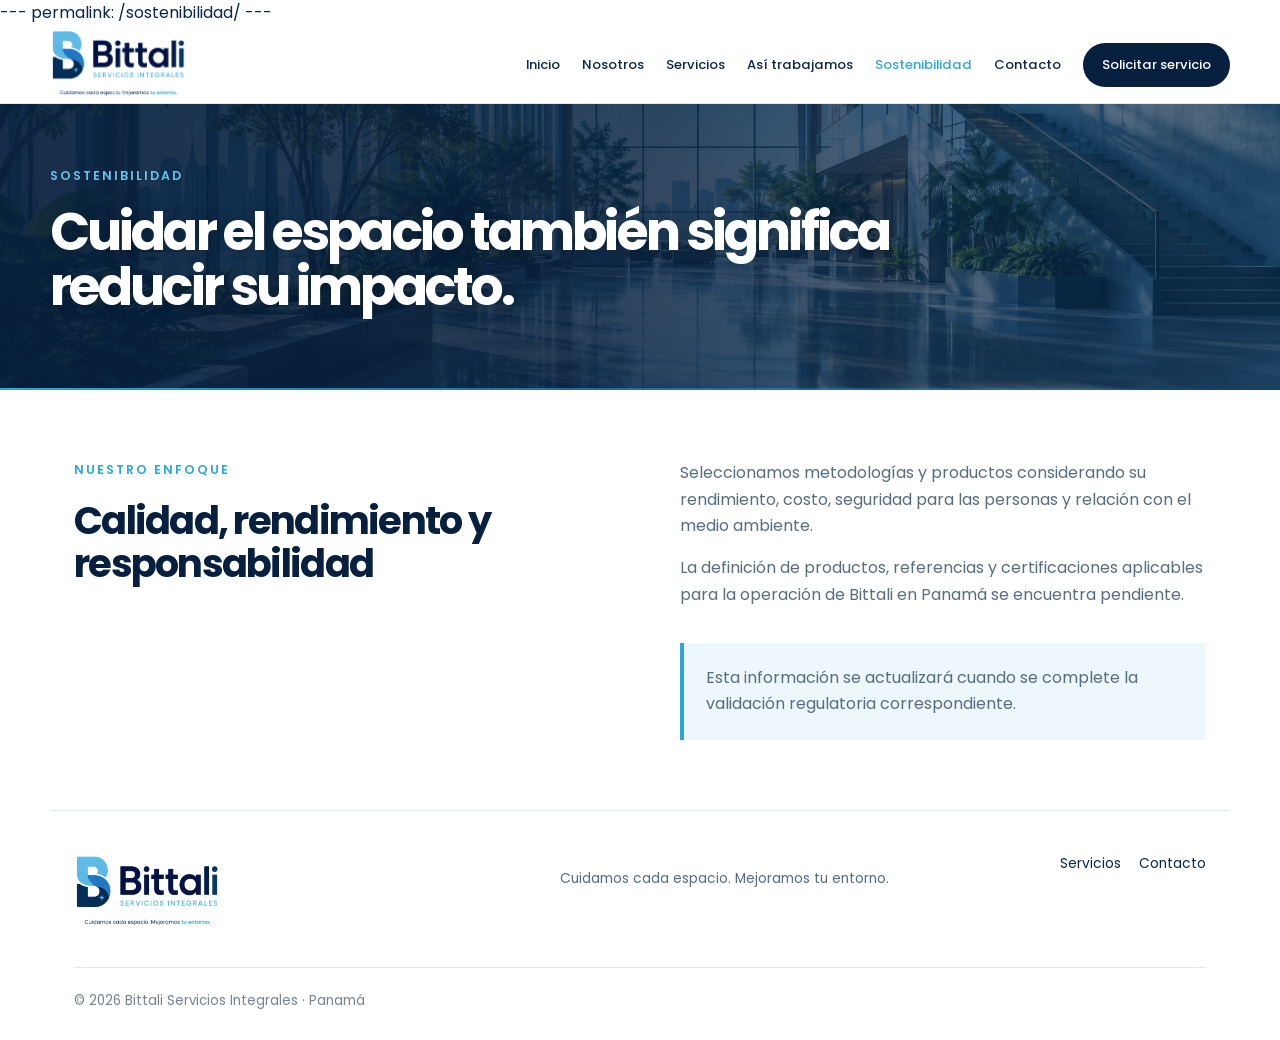
<file: sostenibilidad.html>
---
permalink: /sostenibilidad/
---

<!doctype html><html lang="es"><head><base href="/"><meta charset="utf-8"><meta name="viewport" content="width=device-width,initial-scale=1"><title>Sostenibilidad | Bittali</title><link rel="icon" href="favicon.svg"><link href="https://fonts.googleapis.com/css2?family=Poppins:wght@400;500;600;700&display=swap" rel="stylesheet"><link rel="stylesheet" href="styles.css"></head><body><header class="site-header"><a class="brand" href="/"><img src="bitalli-logo-clean.png" alt="Bittali Servicios Integrales"></a><button class="menu-button" aria-expanded="false" aria-controls="main-nav" aria-label="Abrir menú"><span></span><span></span><span></span></button><nav id="main-nav" class="main-nav"><a href="/">Inicio</a><a href="/nosotros/">Nosotros</a><a href="/servicios/">Servicios</a><a href="/operamos/">Así trabajamos</a><a class="active" href="/sostenibilidad/">Sostenibilidad</a><a href="/solicitar-servicio/">Solicitar servicio</a><a class="nav-cta" href="/contacto/">Contacto</a></nav></header><main><section class="page-hero has-photo photo-green"><p class="eyebrow">Sostenibilidad</p><h1>Cuidar el espacio también significa reducir su impacto.</h1></section><section class="page-section two-column"><div><p class="eyebrow">Nuestro enfoque</p><h2>Calidad, rendimiento y responsabilidad</h2></div><div class="copy"><p>Seleccionamos metodologías y productos considerando su rendimiento, costo, seguridad para las personas y relación con el medio ambiente.</p><p>La definición de productos, referencias y certificaciones aplicables para la operación de Bittali en Panamá se encuentra pendiente.</p><div class="notice">Esta información se actualizará cuando se complete la validación regulatoria correspondiente.</div></div></section></main><footer><a class="footer-logo" href="/"><img src="bitalli-logo-clean.png" alt="Bittali"></a><p>Cuidamos cada espacio. Mejoramos tu entorno.</p><div><a href="/servicios/">Servicios</a><a href="/contacto/">Contacto</a></div><small>© 2026 Bittali Servicios Integrales · Panamá</small></footer><script src="site.js"></script></body></html>
</file>
<file: styles.css>
:root{--sky:#6ec1e4;--cyan:#2fa7d6;--blue:#0d3b66;--navy:#07203f;--mist:#e6edf2;--ink:#0a2748;--muted:#566d82;--max:1180px;--radius:24px}*{box-sizing:border-box}html{scroll-behavior:smooth}body{margin:0;font-family:Poppins,Arial,sans-serif;color:var(--ink);font-size:16px;line-height:1.65;background:#fff}a{color:inherit;text-decoration:none}img{display:block;max-width:100%}.site-header{height:104px;display:flex;align-items:center;justify-content:space-between;padding:0 max(24px,calc((100vw - var(--max))/2));position:sticky;top:0;z-index:20;background:rgba(255,255,255,.97);backdrop-filter:blur(14px);border-bottom:1px solid rgba(13,59,102,.1)}.brand{width:215px}.brand img{width:100%;height:auto}.main-nav{display:flex;align-items:center;gap:25px;font-size:.88rem;font-weight:500}.main-nav a{padding:10px 0}.main-nav a:hover,.main-nav .active{color:var(--cyan)}.main-nav .nav-cta{padding:11px 19px;border-radius:999px;background:var(--navy);color:#fff}.menu-button{display:none;border:0;background:none;padding:10px}.menu-button span{display:block;width:25px;height:2px;background:var(--navy);margin:5px}.eyebrow{margin:0 0 18px;text-transform:uppercase;letter-spacing:.16em;font-size:.78rem;font-weight:600;color:var(--cyan)}h1,h2,h3,p{margin-top:0}h1{font-size:clamp(3rem,6vw,5.5rem);line-height:1.02;letter-spacing:-.055em;color:var(--navy);margin-bottom:28px}h1 span{color:var(--cyan)}h2{font-size:clamp(2rem,4vw,3.5rem);line-height:1.12;letter-spacing:-.045em;color:var(--navy);margin-bottom:22px}h3{font-size:1.35rem;line-height:1.3;color:var(--navy)}.lead{font-size:1.08rem;color:var(--muted);max-width:650px}.hero{min-height:calc(100vh - 104px);display:grid;grid-template-columns:1.12fr .88fr;background:linear-gradient(135deg,#fff,#f0f8fc)}.hero-copy{padding:clamp(70px,9vw,130px) max(24px,calc((100vw - var(--max))/2));padding-right:clamp(40px,7vw,100px);align-self:center}.hero-image{position:relative;min-height:620px;overflow:hidden;background:var(--navy)}.hero-image>img{width:100%;height:100%;object-fit:cover}.hero-image:after{content:"";position:absolute;inset:0;background:linear-gradient(180deg,transparent 50%,rgba(7,32,63,.72))}.image-note{position:absolute;z-index:2;left:30px;right:30px;bottom:30px;border:1px solid rgba(255,255,255,.3);background:rgba(7,32,63,.75);backdrop-filter:blur(10px);border-radius:18px;padding:22px;color:#fff;display:flex;flex-direction:column}.image-note span{font-size:.86rem;color:#cce8f5}.actions{display:flex;flex-wrap:wrap;gap:14px;margin-top:32px}.button{display:inline-block;border-radius:999px;padding:14px 23px;font-size:.92rem;font-weight:600}.button.primary{background:var(--navy);color:#fff}.button.secondary{background:#fff;border:1px solid #b8cad7}.home-selector,.page-section{max-width:var(--max);margin:auto;padding:100px 24px}.home-selector>div:first-child{max-width:700px}.selector-grid{display:grid;grid-template-columns:repeat(2,1fr);gap:16px}.selector-grid a{border:1px solid #d8e4eb;border-radius:20px;padding:28px;display:grid;grid-template-columns:52px 1fr;column-gap:18px;transition:.2s;background:#fff}.selector-grid a:hover{transform:translateY(-3px);border-color:var(--cyan);box-shadow:0 16px 35px rgba(7,32,63,.08)}.selector-grid span{grid-row:1/3;color:var(--cyan);font-weight:600}.selector-grid strong{font-size:1.15rem}.selector-grid small{color:var(--muted);font-size:.84rem}.page-hero{padding:95px max(24px,calc((100vw - var(--max))/2));background:linear-gradient(135deg,var(--navy),var(--blue));color:#fff}.page-hero h1{color:#fff;max-width:900px;margin-bottom:20px}.page-hero .lead{color:#c1d9e6}.page-hero .eyebrow{color:var(--sky)}.two-column{display:grid;grid-template-columns:1fr 1fr;gap:80px}.copy p,.copy li{color:var(--muted)}.numbered-list{display:grid;grid-template-columns:repeat(2,1fr);gap:16px}.numbered-list article{padding:28px;border-radius:20px;background:var(--mist)}.numbered-list span{font-size:.78rem;color:var(--cyan);font-weight:600}.service-chooser{display:grid;grid-template-columns:repeat(2,1fr);gap:18px}.service-option{padding:34px;border-radius:22px;background:#f4f8fb;border:1px solid #dce6ec;display:flex;flex-direction:column;min-height:260px}.service-option span{font-size:.78rem;color:var(--cyan);font-weight:600}.service-option p{color:var(--muted)}.service-option b{margin-top:auto;color:var(--cyan)}.detail-grid{display:grid;grid-template-columns:1.1fr .9fr;gap:70px}.detail-list{background:var(--mist);padding:35px;border-radius:var(--radius)}.detail-list ul{margin:0;padding-left:20px}.detail-list li+li{margin-top:12px}.mode-grid{display:grid;grid-template-columns:repeat(3,1fr);gap:16px;margin-top:42px}.mode-grid article{padding:25px;background:var(--navy);color:#fff;border-radius:18px}.mode-grid h3{color:#fff}.mode-grid p{font-size:.88rem;color:#bed2df;margin:0}.process-list{display:grid;border-top:1px solid #bdd0dc}.process-list article{display:grid;grid-template-columns:80px .45fr 1fr;gap:30px;padding:30px 0;border-bottom:1px solid #bdd0dc}.process-list span{color:var(--cyan);font-weight:600}.process-list p{color:var(--muted);margin:0}.notice{padding:22px;border-left:4px solid var(--cyan);background:#eef7fb;color:var(--muted);margin-top:35px}.contact-card{background:var(--mist);border-radius:var(--radius);padding:40px}.contact-status{display:flex;gap:15px;align-items:flex-start}.status-dot{width:13px;height:13px;margin-top:7px;border-radius:50%;background:#f0b84b;box-shadow:0 0 0 6px rgba(240,184,75,.2)}footer{max-width:var(--max);margin:auto;padding:60px 24px 28px;display:grid;grid-template-columns:1.4fr 1.1fr .8fr;gap:35px;align-items:start;border-top:1px solid #e0e8ed}.footer-logo{width:190px}.footer-logo img{width:100%;height:auto}footer p{color:var(--muted);font-size:.86rem;margin:15px 0 0}footer div{display:flex;gap:18px;justify-content:flex-end;font-size:.86rem}footer small{grid-column:1/-1;border-top:1px solid #e0e8ed;padding-top:22px;color:#718494}
@media(max-width:900px){.site-header{height:88px}.brand{width:180px}.main-nav{display:none;position:absolute;top:88px;left:0;right:0;background:#fff;padding:24px;flex-direction:column;align-items:stretch;border-bottom:1px solid #dce5eb}.main-nav.open{display:flex}.menu-button{display:block}.hero{grid-template-columns:1fr}.hero-copy{padding:75px 24px}.hero-image{min-height:480px}.two-column,.detail-grid{grid-template-columns:1fr;gap:35px}.process-list article{grid-template-columns:50px 1fr}.process-list article p{grid-column:2}.mode-grid{grid-template-columns:1fr}.page-section{padding:75px 24px}footer{grid-template-columns:1fr}footer div{justify-content:flex-start}footer small{grid-column:auto}}
@media(max-width:600px){h1{font-size:2.75rem}.selector-grid,.service-chooser,.numbered-list{grid-template-columns:1fr}.selector-grid a{grid-template-columns:40px 1fr}.hero-image{min-height:400px}.page-hero{padding-top:70px;padding-bottom:70px}.contact-card{padding:26px}}

/* Escala compacta */
.site-header{height:78px}.brand{width:154px}.main-nav{gap:22px;font-size:.82rem}.main-nav .nav-cta{padding:9px 17px}h1{font-size:clamp(2.5rem,4.1vw,4.15rem);line-height:1.04}h2{font-size:clamp(1.75rem,3vw,2.65rem)}h3{font-size:1.15rem}.lead{font-size:1rem}.hero{min-height:calc(100vh - 78px)}.hero-copy{padding-top:65px;padding-bottom:65px}.hero-image{min-height:520px}.home-selector,.page-section{padding-top:70px;padding-bottom:70px}.page-hero{padding-top:62px;padding-bottom:62px}.page-hero h1{margin-bottom:14px}.selector-grid a{padding:22px;border-radius:16px}.service-option{padding:27px;min-height:220px}.numbered-list article{padding:23px}.detail-list{padding:28px}.mode-grid{margin-top:32px}.mode-grid article{padding:21px}.process-list article{padding:23px 0}.contact-card{padding:32px}footer{padding-top:42px}.footer-logo{width:160px}
@media(max-width:900px){.site-header{height:72px}.brand{width:145px}.main-nav{top:72px}.hero-copy{padding-top:55px;padding-bottom:55px}.hero-image{min-height:410px}.home-selector,.page-section{padding-top:58px;padding-bottom:58px}.page-hero{padding-top:52px;padding-bottom:52px}}
@media(max-width:600px){h1{font-size:2.3rem}h2{font-size:1.85rem}.hero-image{min-height:340px}.selector-grid a{padding:19px}.service-option{min-height:195px}}
.brand{width:140px}.footer-logo{width:150px}@media(max-width:900px){.brand{width:128px}}
.hero{height:560px;min-height:0}.hero-image{min-height:0}.hero-copy{padding-top:45px;padding-bottom:45px}@media(max-width:900px){.hero{height:auto}.hero-image{min-height:380px}.hero-copy{padding-top:48px;padding-bottom:48px}}@media(max-width:600px){.hero-image{min-height:320px}}
.page-hero.has-photo{position:relative;isolation:isolate;background-size:cover;background-position:center;overflow:hidden}.page-hero.has-photo:before{content:"";position:absolute;inset:0;z-index:-1;background:linear-gradient(90deg,rgba(7,32,63,.94) 0%,rgba(7,32,63,.82) 52%,rgba(13,59,102,.58) 100%)}.page-hero.has-photo:after{content:"";position:absolute;inset:auto 0 0;z-index:-1;height:2px;background:linear-gradient(90deg,var(--cyan),transparent)}.page-hero.photo-company{background-image:url('header-company.webp')}.page-hero.photo-services{background-image:url('header-services.webp');background-position:center 58%}.page-hero.photo-green{background-image:url('header-sustainability.webp');background-position:center 52%}.page-hero.has-photo h1{text-shadow:0 2px 18px rgba(0,0,0,.18)}
.page-hero.photo-aseo{background-image:url('header-aseo.webp');background-position:center 58%}.page-hero.photo-mantenimiento{background-image:url('header-mantenimiento.webp');background-position:center 48%}.page-hero.photo-operamos{background-image:url('header-operamos.webp');background-position:center 48%}.page-hero.photo-contacto{background-image:url('header-contacto.webp');background-position:center 52%}
.maintenance-section>h2{margin-bottom:30px}.maintenance-grid{display:grid;grid-template-columns:repeat(2,minmax(0,1fr));gap:18px}.maintenance-grid .detail-list{height:100%}.maintenance-grid .detail-list h3{margin-bottom:18px}@media(max-width:700px){.maintenance-grid{grid-template-columns:1fr}}

.contact-section{display:grid;gap:34px}.contact-heading{max-width:720px}.contact-email-grid{display:grid;grid-template-columns:repeat(2,minmax(0,1fr));gap:16px}.email-card{display:flex;flex-direction:column;min-height:165px;padding:26px;border:1px solid #d8e4eb;border-radius:18px;background:#f4f8fb;transition:.2s}.email-card:hover{transform:translateY(-2px);border-color:var(--cyan);box-shadow:0 14px 30px rgba(7,32,63,.08)}.email-card span{color:var(--cyan);font-size:.78rem;font-weight:600;text-transform:uppercase;letter-spacing:.08em}.email-card strong{margin-top:12px;color:var(--navy);font-size:1.05rem;overflow-wrap:anywhere}.email-card small{margin-top:auto;color:var(--muted)}.email-card.primary-email{background:var(--navy);border-color:var(--navy)}.email-card.primary-email strong{color:#fff}.email-card.primary-email small{color:#bed2df}.contact-request{display:flex;align-items:center;justify-content:space-between;gap:28px;padding:30px;border-radius:20px;background:var(--mist)}.contact-request h3{margin-bottom:8px}.contact-request p:last-child{margin:0;color:var(--muted)}.contact-request .button{flex:0 0 auto}@media(max-width:700px){.contact-email-grid{grid-template-columns:1fr}.contact-request{align-items:flex-start;flex-direction:column}.contact-request .button{width:100%;text-align:center}}

.email-contact-card h3{margin-bottom:18px}.contact-links{display:grid;gap:0}.contact-links a{display:flex;flex-direction:column;padding:14px 0;border-bottom:1px solid #cbd9e2}.contact-links a:first-child{padding-top:0}.contact-links a:last-child{padding-bottom:0;border-bottom:0}.contact-links span{font-size:.75rem;font-weight:600;text-transform:uppercase;letter-spacing:.07em;color:var(--cyan)}.contact-links strong{margin-top:3px;color:var(--navy);font-size:.92rem;overflow-wrap:anywhere}.contact-links a:hover strong{color:var(--cyan)}

.contact-email-grid .phone-card{grid-column:1/-1;min-height:130px;background:#eaf7fc;border-color:#b9ddec}.contact-email-grid .phone-card strong{font-size:1.25rem;color:var(--navy)}
@media(max-width:700px){.contact-email-grid .phone-card{grid-column:auto}}

.service-request-cta{max-width:var(--max);margin:0 auto 70px;padding:38px 42px;border-radius:24px;background:linear-gradient(135deg,var(--mist),#f7fbfd);display:flex;align-items:center;justify-content:space-between;gap:32px}.service-request-cta h2{font-size:clamp(1.65rem,2.7vw,2.35rem);margin-bottom:10px}.service-request-cta p:last-child{margin:0;color:var(--muted)}.service-request-cta .eyebrow{margin-bottom:10px}.service-request-cta .button{flex:0 0 auto}@media(max-width:700px){.service-request-cta{margin:0 24px 58px;padding:30px 24px;align-items:flex-start;flex-direction:column}.service-request-cta .button{width:100%;text-align:center}}

/* Orden y énfasis de las opciones finales del menú */
.main-nav a[href="/contacto/"]{order:90;padding:10px 0!important;border-radius:0!important;background:transparent!important;color:inherit!important}.main-nav a[href="/contacto/"]:hover{color:var(--cyan)!important}.main-nav a[href="/solicitar-servicio/"]{order:100;padding:11px 19px!important;border-radius:999px;background:var(--navy)!important;color:#fff!important}.main-nav a[href="/solicitar-servicio/"]:hover{background:var(--blue)!important;color:#fff!important}

/* Solicitud visible debajo de los servicios de la página principal */
.home-request{margin-top:28px;padding:32px 36px;border-radius:22px;background:var(--navy);color:#fff;display:flex;align-items:center;justify-content:space-between;gap:28px}.home-request .eyebrow{color:var(--sky);margin-bottom:8px}.home-request h3{color:#fff;margin-bottom:8px;font-size:1.55rem}.home-request p:last-child{margin:0;color:#bed2df}.home-request .button{flex:0 0 auto;background:#fff;color:var(--navy)}
/* Contacto: Mauricio gris y cotizaciones azul */
.contact-email-grid .email-card[href^="mailto:mauricio.varela"]{background:#f4f8fb;border-color:#d8e4eb}.contact-email-grid .email-card[href^="mailto:mauricio.varela"] strong{color:var(--navy)}.contact-email-grid .email-card[href^="mailto:mauricio.varela"] small{color:var(--muted)}.contact-request{background:var(--navy);color:#fff}.contact-request h3{color:#fff}.contact-request p:last-child{color:#bed2df}.contact-request .eyebrow{color:var(--sky)}.contact-request .button.primary{background:#fff;color:var(--navy)}
.contact-phone{display:block;margin-top:8px;color:#597286;font-size:1rem;font-weight:600}
@media(max-width:700px){.home-request{padding:28px 24px;align-items:flex-start;flex-direction:column}.home-request .button{width:100%;text-align:center}}
</file>
